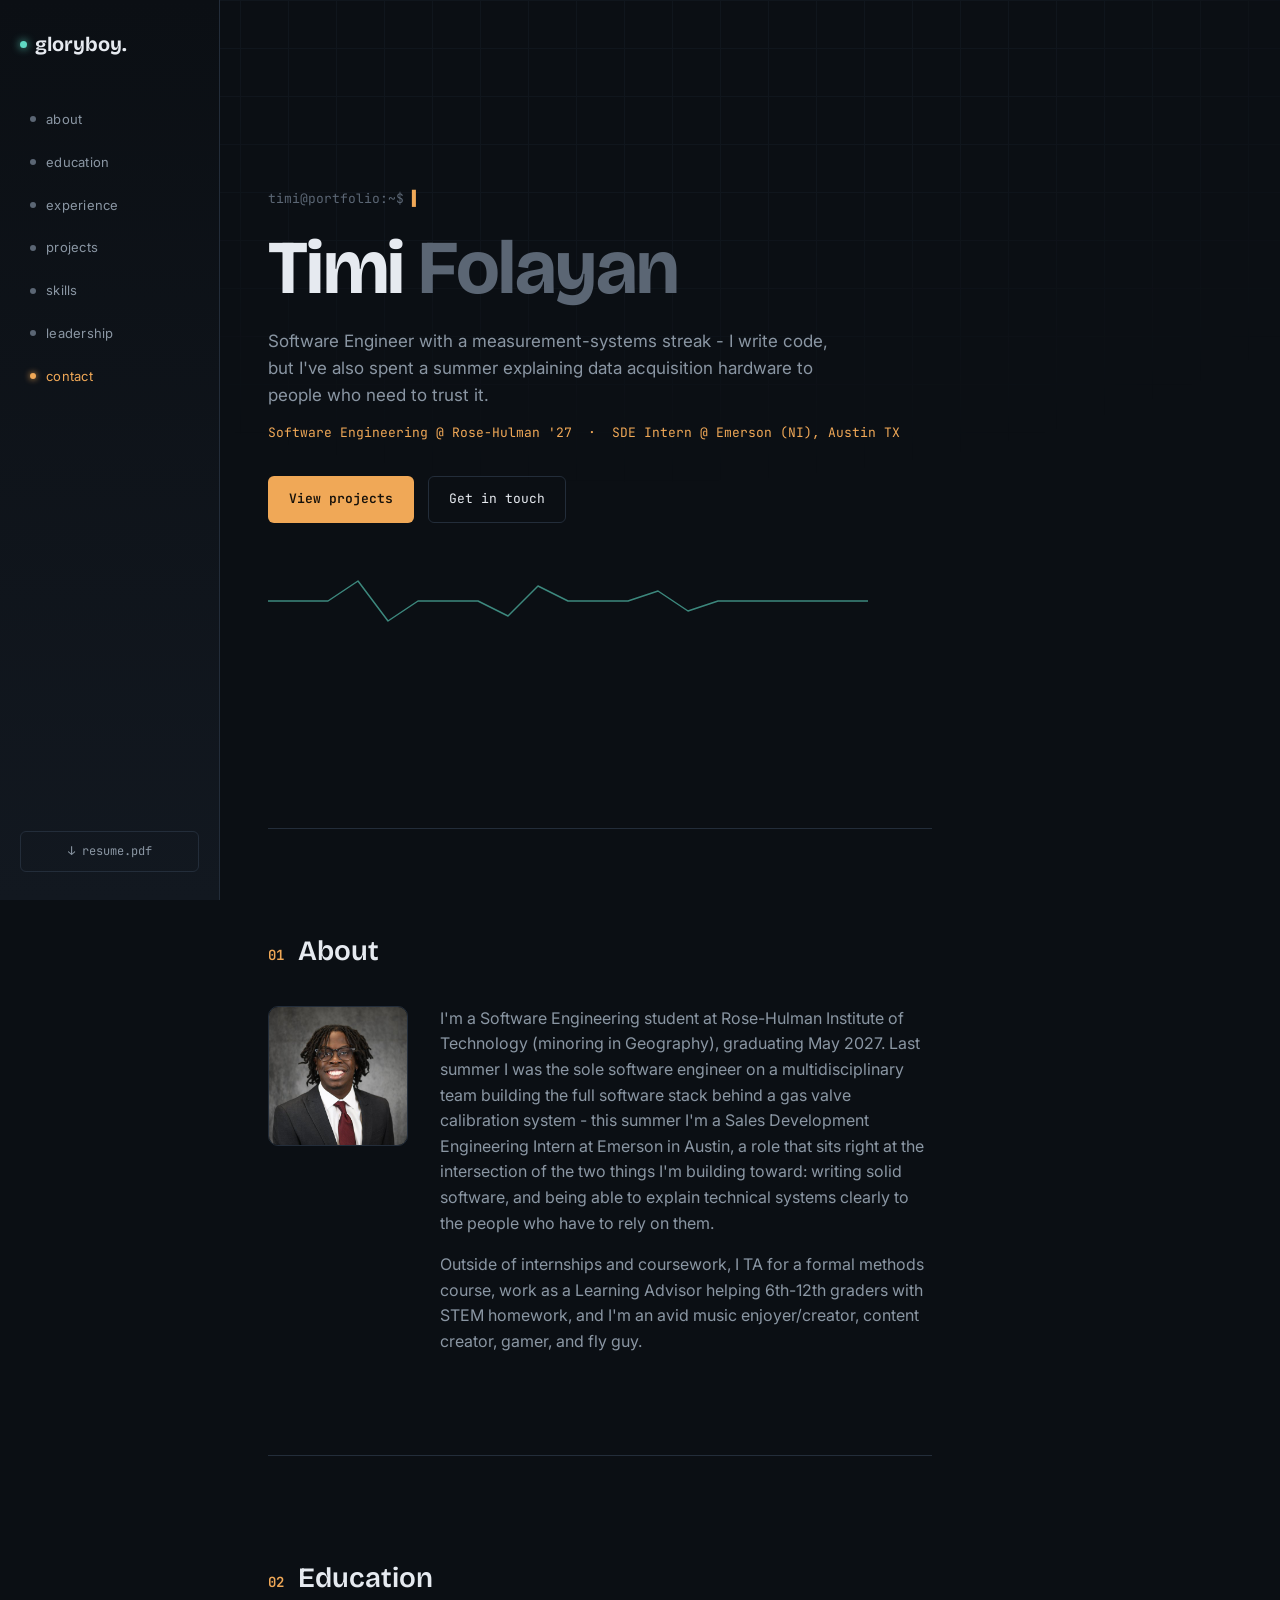
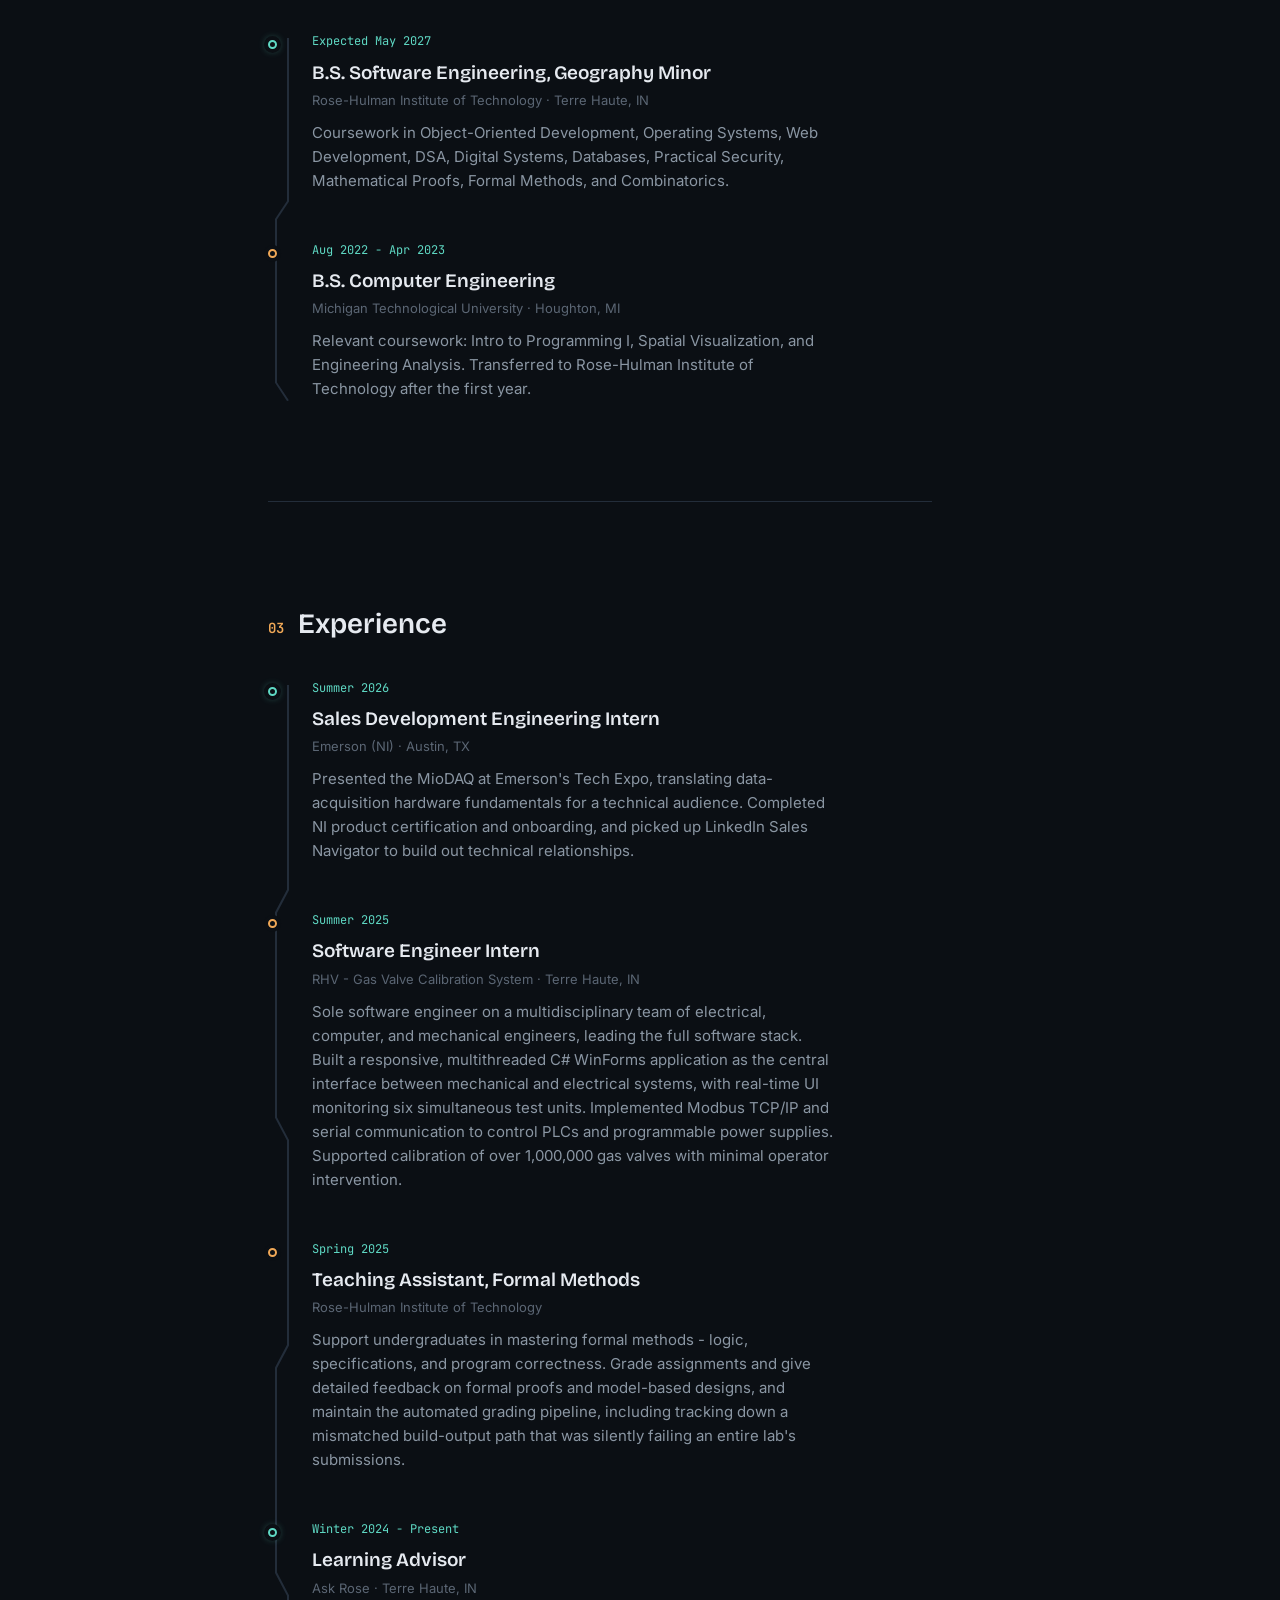
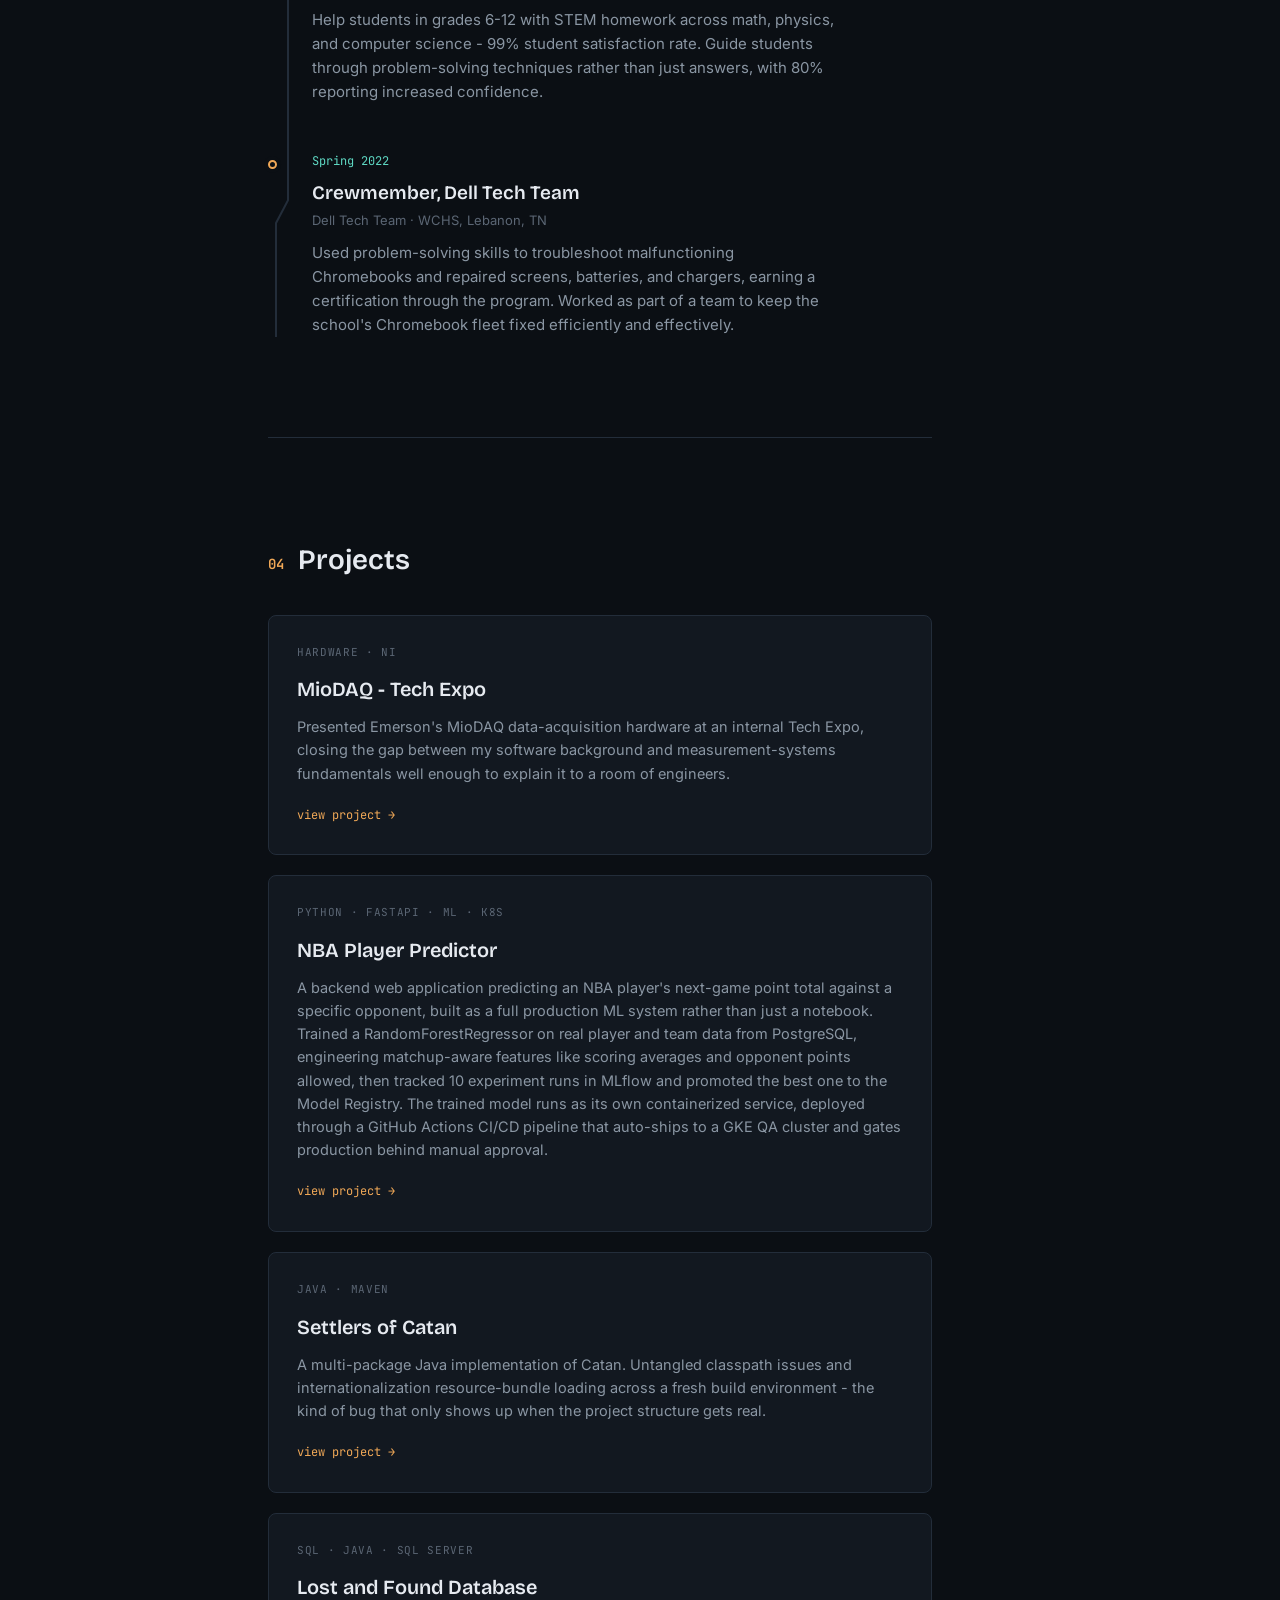
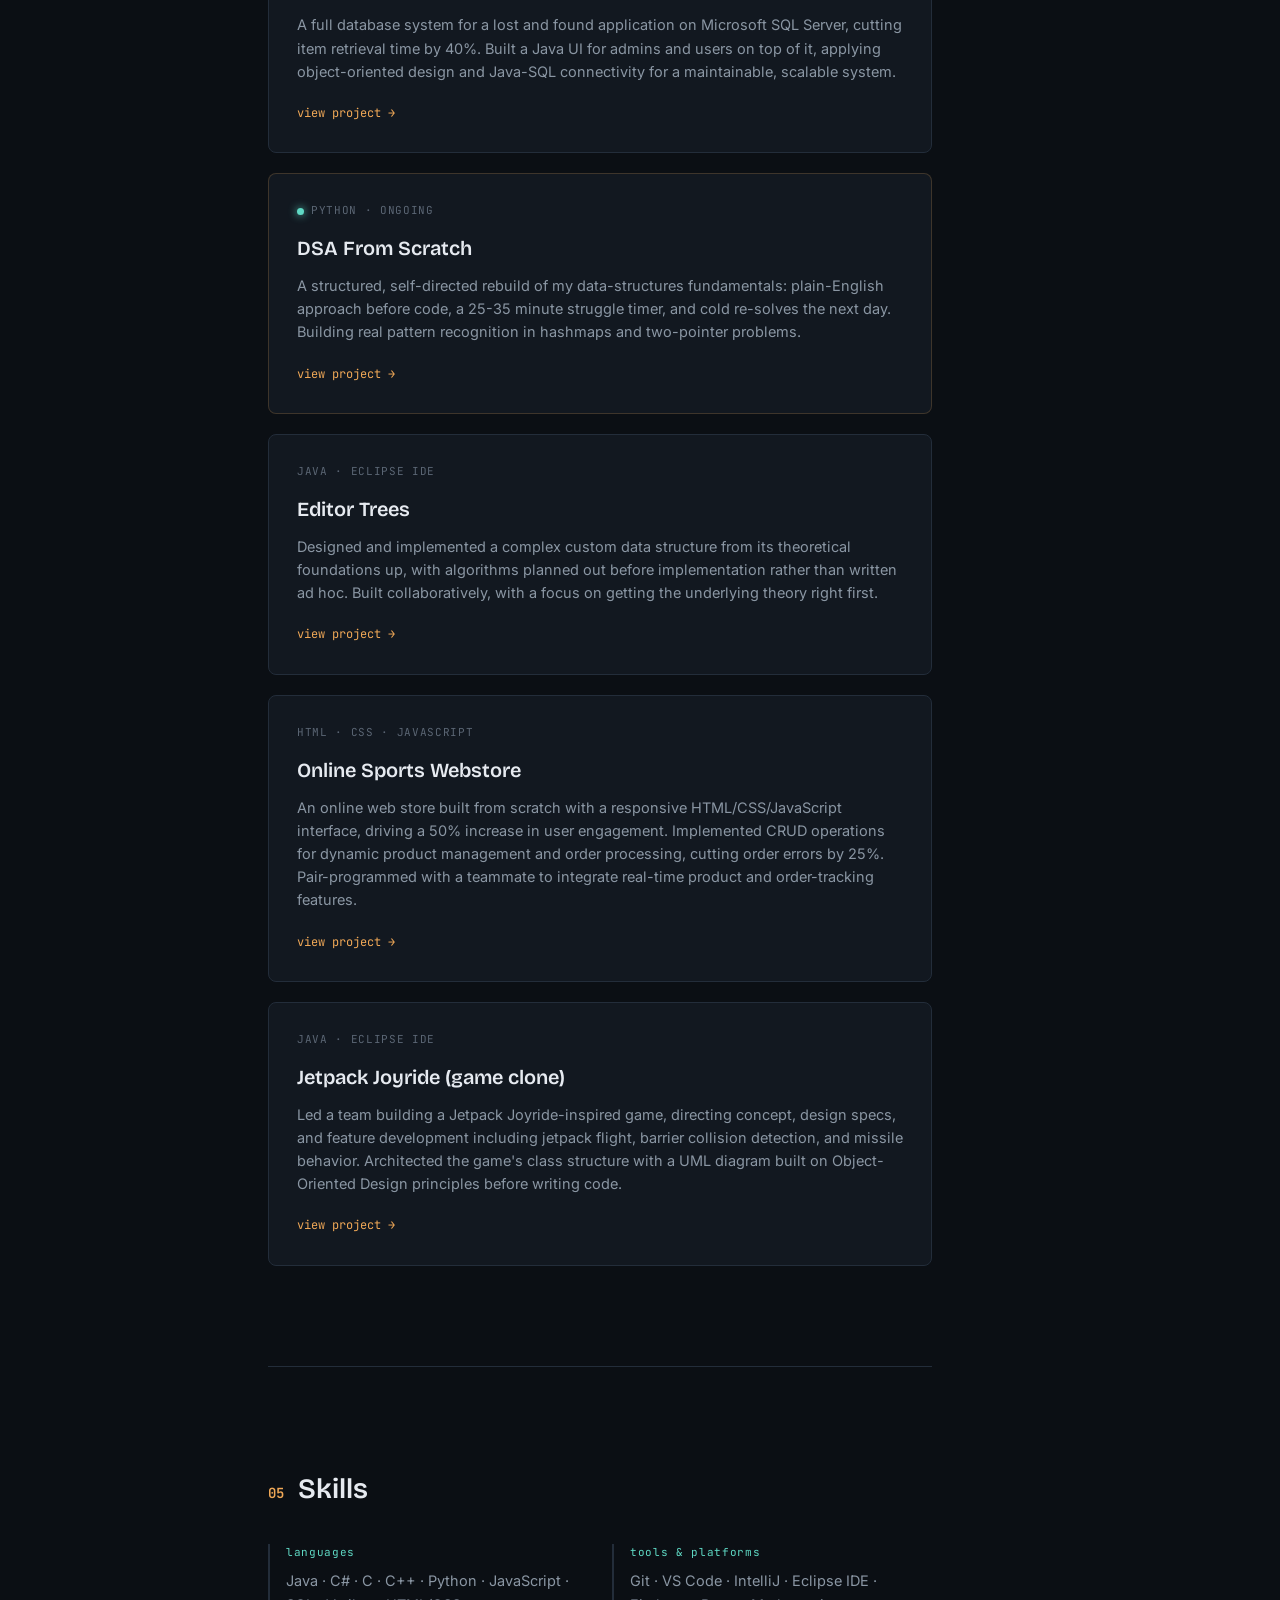
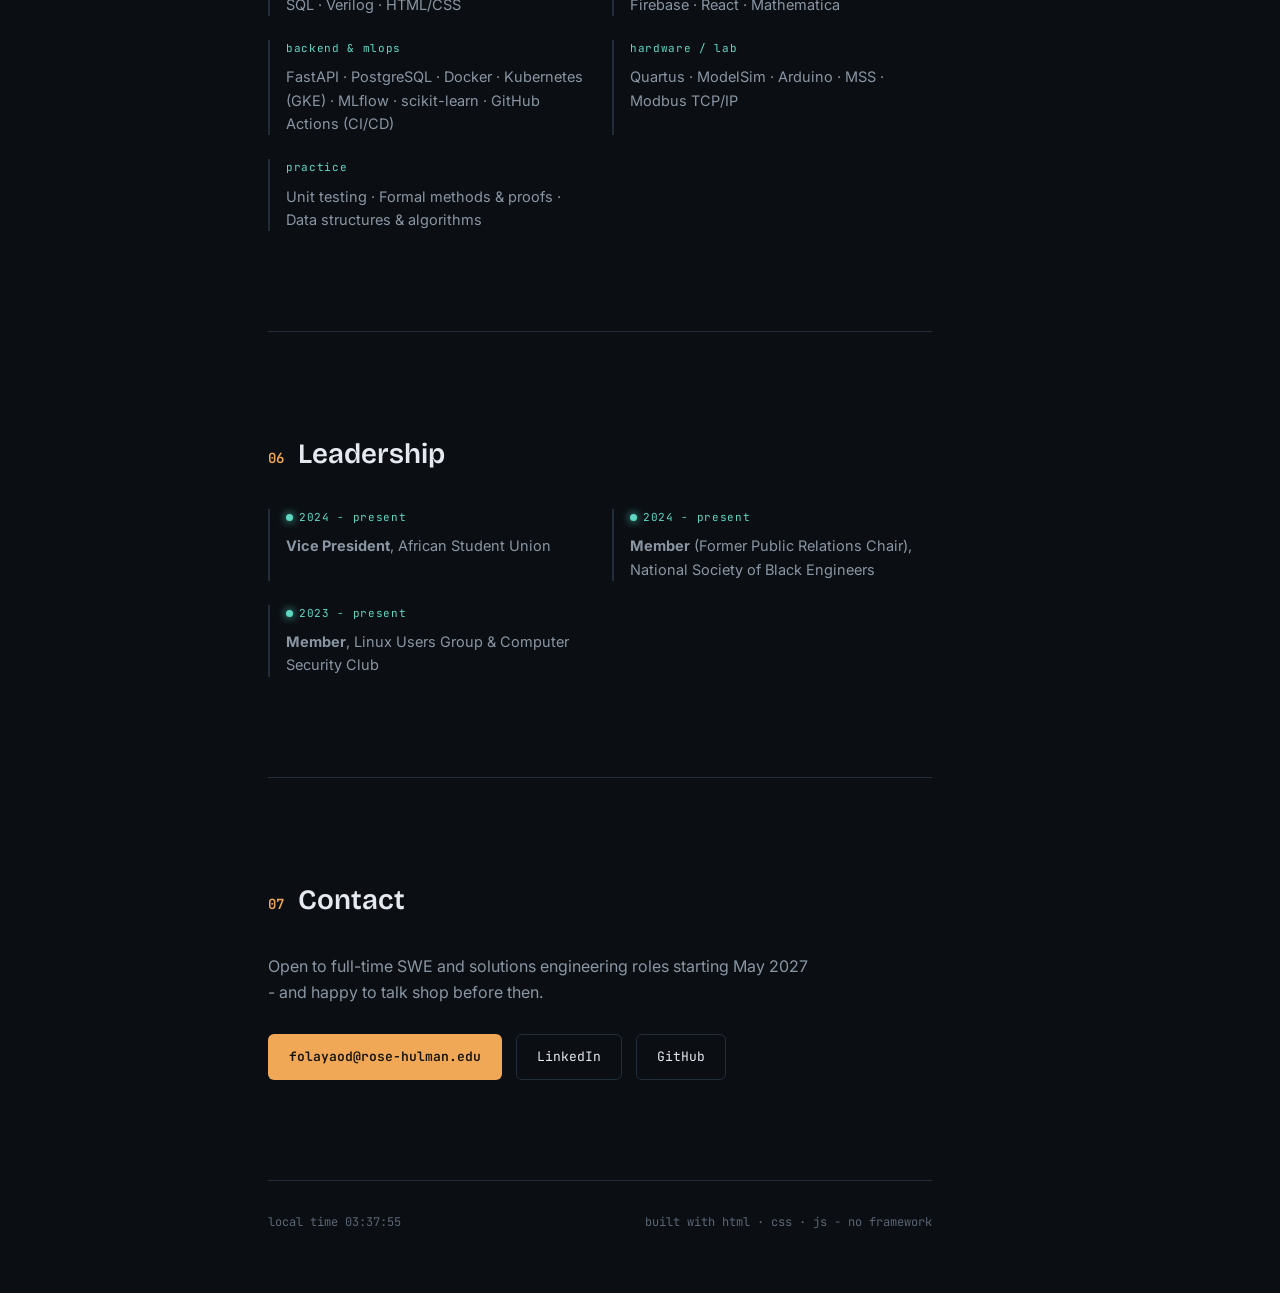
<file: index.html>
<!DOCTYPE html>
<html lang="en">
<head>
<meta charset="UTF-8">
<meta name="viewport" content="width=device-width, initial-scale=1.0">
<title>Timi Folayan - Software Engineer</title>
<meta name="description" content="Portfolio of Timi Folayan, a software engineer bridging hardware and code.">
<link rel="preconnect" href="https://fonts.googleapis.com">
<link rel="preconnect" href="https://fonts.gstatic.com" crossorigin>
<link href="https://fonts.googleapis.com/css2?family=JetBrains+Mono:wght@400;500;600&family=Bricolage+Grotesque:opsz,wght@12..96,400;12..96,500;12..96,600;12..96,700&family=Inter:wght@400;500;600&display=swap" rel="stylesheet">
<link rel="stylesheet" href="styles.css">
</head>
<body>

<!-- decorative circuit-grid background -->
<div class="grid-overlay" aria-hidden="true"></div>

<!-- side nav / instrument panel -->
<nav class="panel" aria-label="Section navigation">
  <div class="panel-brand"><span class="dot dot-live"></span>gloryboy.</div>
  <ul class="panel-list">
    <li><a href="#about" data-section="about"><span class="led"></span><span class="panel-label">about</span></a></li>
    <li><a href="#education" data-section="education"><span class="led"></span><span class="panel-label">education</span></a></li>
    <li><a href="#experience" data-section="experience"><span class="led"></span><span class="panel-label">experience</span></a></li>
    <li><a href="#projects" data-section="projects"><span class="led"></span><span class="panel-label">projects</span></a></li>
    <li><a href="#skills" data-section="skills"><span class="led"></span><span class="panel-label">skills</span></a></li>
    <li><a href="#leadership" data-section="leadership"><span class="led"></span><span class="panel-label">leadership</span></a></li>
    <li><a href="#contact" data-section="contact"><span class="led"></span><span class="panel-label">contact</span></a></li>
  </ul>
  <a class="panel-resume" href="Resume.pdf" target="_blank" rel="noopener" download>↓ resume.pdf</a>
</nav>

<main>

  <!-- HERO -->
  <section class="hero" id="top">
    <p class="mono eyebrow"><span class="prompt">timi@portfolio:~$</span> <span id="typed"></span><span class="cursor">▌</span></p>
    <h1 class="hero-title">Timi <span class="hero-lastname">Folayan</span></h1>
    <p class="hero-sub">Software Engineer with a measurement-systems streak - I write code, but I've also spent a summer explaining data acquisition hardware to people who need to trust it.</p>
    <p class="hero-role mono">Software Engineering @ Rose-Hulman '27 &nbsp;·&nbsp; SDE Intern @ Emerson (NI), Austin TX</p>
    <div class="hero-cta">
      <a href="#projects" class="btn btn-primary">View projects</a>
      <a href="#contact" class="btn btn-ghost">Get in touch</a>
    </div>
    <div class="scope-trace" aria-hidden="true">
      <svg viewBox="0 0 600 60" preserveAspectRatio="none">
        <polyline points="0,30 60,30 90,10 120,50 150,30 210,30 240,45 270,15 300,30 360,30 390,20 420,40 450,30 600,30" />
      </svg>
    </div>
  </section>

  <!-- ABOUT -->
  <section class="section" id="about">
    <h2 class="section-head"><span class="mono tag">01</span> About</h2>
    <div class="section-body about-body">
      <img class="about-photo" src="headshot.jpg" alt="Timi Folayan" width="140" height="140">
      <div class="about-text">
        <p>I'm a Software Engineering student at Rose-Hulman Institute of Technology (minoring in Geography), graduating May 2027. Last summer I was the sole software engineer on a multidisciplinary team building the full software stack behind a gas valve calibration system - this summer I'm a Sales Development Engineering Intern at Emerson in Austin, a role that sits right at the intersection of the two things I'm building toward: writing solid software, and being able to explain technical systems clearly to the people who have to rely on them.</p>
        <p>Outside of internships and coursework, I TA for a formal methods course, work as a Learning Advisor helping 6th-12th graders with STEM homework, and I'm an avid music enjoyer/creator, content creator, gamer, and fly guy.</p>
      </div>
    </div>
  </section>

  <!-- EDUCATION -->
  <section class="section" id="education">
    <h2 class="section-head"><span class="mono tag">02</span> Education</h2>
    <div class="timeline">
      <svg class="timeline-trace" viewBox="0 0 40 400" preserveAspectRatio="none" aria-hidden="true">
        <path d="M20,0 L20,180 L8,200 L8,380 L20,400" />
      </svg>

      <article class="tl-item">
        <div class="tl-node tl-node-live"></div>
        <div class="tl-card">
          <p class="mono tl-date">Expected May 2027</p>
          <h3>B.S. Software Engineering, Geography Minor</h3>
          <p class="tl-org">Rose-Hulman Institute of Technology · Terre Haute, IN</p>
          <p>Coursework in Object-Oriented Development, Operating Systems, Web Development, DSA, Digital Systems, Databases, Practical Security, Mathematical Proofs, Formal Methods, and Combinatorics.</p>
        </div>
      </article>

      <article class="tl-item">
        <div class="tl-node"></div>
        <div class="tl-card">
          <p class="mono tl-date">Aug 2022 - Apr 2023</p>
          <h3>B.S. Computer Engineering</h3>
          <p class="tl-org">Michigan Technological University · Houghton, MI</p>
          <p>Relevant coursework: Intro to Programming I, Spatial Visualization, and Engineering Analysis. Transferred to Rose-Hulman Institute of Technology after the first year.</p>
        </div>
      </article>
    </div>
  </section>

  <!-- EXPERIENCE -->
  <section class="section" id="experience">
    <h2 class="section-head"><span class="mono tag">03</span> Experience</h2>
    <div class="timeline">
      <svg class="timeline-trace" viewBox="0 0 40 1100" preserveAspectRatio="none" aria-hidden="true">
        <path d="M20,0 L20,180 L8,200 L8,380 L20,400 L20,580 L8,600 L8,780 L20,800 L20,980 L8,1000 L8,1100" />
      </svg>

      <article class="tl-item">
        <div class="tl-node tl-node-live"></div>
        <div class="tl-card">
          <p class="mono tl-date">Summer 2026</p>
          <h3>Sales Development Engineering Intern</h3>
          <p class="tl-org">Emerson (NI) · Austin, TX</p>
          <p>Presented the MioDAQ at Emerson's Tech Expo, translating data-acquisition hardware fundamentals for a technical audience. Completed NI product certification and onboarding, and picked up LinkedIn Sales Navigator to build out technical relationships.</p>
        </div>
      </article>

      <article class="tl-item">
        <div class="tl-node"></div>
        <div class="tl-card">
          <p class="mono tl-date">Summer 2025</p>
          <h3>Software Engineer Intern</h3>
          <p class="tl-org">RHV - Gas Valve Calibration System · Terre Haute, IN</p>
          <p>Sole software engineer on a multidisciplinary team of electrical, computer, and mechanical engineers, leading the full software stack. Built a responsive, multithreaded C# WinForms application as the central interface between mechanical and electrical systems, with real-time UI monitoring six simultaneous test units. Implemented Modbus TCP/IP and serial communication to control PLCs and programmable power supplies. Supported calibration of over 1,000,000 gas valves with minimal operator intervention.</p>
        </div>
      </article>

      <article class="tl-item">
        <div class="tl-node"></div>
        <div class="tl-card">
          <p class="mono tl-date">Spring 2025</p>
          <h3>Teaching Assistant, Formal Methods</h3>
          <p class="tl-org">Rose-Hulman Institute of Technology</p>
          <p>Support undergraduates in mastering formal methods - logic, specifications, and program correctness. Grade assignments and give detailed feedback on formal proofs and model-based designs, and maintain the automated grading pipeline, including tracking down a mismatched build-output path that was silently failing an entire lab's submissions.</p>
        </div>
      </article>

      <article class="tl-item">
        <div class="tl-node tl-node-live"></div>
        <div class="tl-card">
          <p class="mono tl-date">Winter 2024 - Present</p>
          <h3>Learning Advisor</h3>
          <p class="tl-org">Ask Rose · Terre Haute, IN</p>
          <p>Help students in grades 6-12 with STEM homework across math, physics, and computer science - 99% student satisfaction rate. Guide students through problem-solving techniques rather than just answers, with 80% reporting increased confidence.</p>
        </div>
      </article>

      <article class="tl-item">
        <div class="tl-node"></div>
        <div class="tl-card">
          <p class="mono tl-date">Spring 2022</p>
          <h3>Crewmember, Dell Tech Team</h3>
          <p class="tl-org">Dell Tech Team · WCHS, Lebanon, TN</p>
          <p>Used problem-solving skills to troubleshoot malfunctioning Chromebooks and repaired screens, batteries, and chargers, earning a certification through the program. Worked as part of a team to keep the school's Chromebook fleet fixed efficiently and effectively.</p>
        </div>
      </article>

    </div>
  </section>

  <!-- PROJECTS -->
  <section class="section" id="projects">
    <h2 class="section-head"><span class="mono tag">04</span> Projects</h2>
    <div class="card-grid">

      <article class="card">
        <div class="card-corner tl"></div><div class="card-corner tr"></div>
        <div class="card-corner bl"></div><div class="card-corner br"></div>
        <p class="mono card-eyebrow">HARDWARE · NI</p>
        <h3>MioDAQ - Tech Expo</h3>
        <p>Presented Emerson's MioDAQ data-acquisition hardware at an internal Tech Expo, closing the gap between my software background and measurement-systems fundamentals well enough to explain it to a room of engineers.</p>
        <div class="card-links">
          <a href="miodaq.html" class="mono">view project →</a>
        </div>
      </article>

      <article class="card">
        <div class="card-corner tl"></div><div class="card-corner tr"></div>
        <div class="card-corner bl"></div><div class="card-corner br"></div>
        <p class="mono card-eyebrow">PYTHON · FASTAPI · ML · K8S</p>
        <h3>NBA Player Predictor</h3>
        <p>A backend web application predicting an NBA player's next-game point total against a specific opponent, built as a full production ML system rather than just a notebook. Trained a RandomForestRegressor on real player and team data from PostgreSQL, engineering matchup-aware features like scoring averages and opponent points allowed, then tracked 10 experiment runs in MLflow and promoted the best one to the Model Registry. The trained model runs as its own containerized service, deployed through a GitHub Actions CI/CD pipeline that auto-ships to a GKE QA cluster and gates production behind manual approval.</p>
        <div class="card-links">
          <a href="nba-player-predictor.html" class="mono">view project →</a>
        </div>
      </article>

      <article class="card">
        <div class="card-corner tl"></div><div class="card-corner tr"></div>
        <div class="card-corner bl"></div><div class="card-corner br"></div>
        <p class="mono card-eyebrow">JAVA · MAVEN</p>
        <h3>Settlers of Catan</h3>
        <p>A multi-package Java implementation of Catan. Untangled classpath issues and internationalization resource-bundle loading across a fresh build environment - the kind of bug that only shows up when the project structure gets real.</p>
        <div class="card-links">
          <a href="settlers-of-catan.html" class="mono">view project →</a>
        </div>
      </article>

      <article class="card">
        <div class="card-corner tl"></div><div class="card-corner tr"></div>
        <div class="card-corner bl"></div><div class="card-corner br"></div>
        <p class="mono card-eyebrow">SQL · JAVA · SQL SERVER</p>
        <h3>Lost and Found Database</h3>
        <p>A full database system for a lost and found application on Microsoft SQL Server, cutting item retrieval time by 40%. Built a Java UI for admins and users on top of it, applying object-oriented design and Java-SQL connectivity for a maintainable, scalable system.</p>
        <div class="card-links">
          <a href="lost-and-found.html" class="mono">view project →</a>
        </div>
      </article>

      <article class="card card-live">
        <div class="card-corner tl"></div><div class="card-corner tr"></div>
        <div class="card-corner bl"></div><div class="card-corner br"></div>
        <p class="mono card-eyebrow"><span class="dot dot-live"></span>PYTHON · ONGOING</p>
        <h3>DSA From Scratch</h3>
        <p>A structured, self-directed rebuild of my data-structures fundamentals: plain-English approach before code, a 25-35 minute struggle timer, and cold re-solves the next day. Building real pattern recognition in hashmaps and two-pointer problems.</p>
        <div class="card-links">
          <a href="dsa-from-scratch.html" class="mono">view project →</a>
        </div>
      </article>

      <article class="card">
        <div class="card-corner tl"></div><div class="card-corner tr"></div>
        <div class="card-corner bl"></div><div class="card-corner br"></div>
        <p class="mono card-eyebrow">JAVA · ECLIPSE IDE</p>
        <h3>Editor Trees</h3>
        <p>Designed and implemented a complex custom data structure from its theoretical foundations up, with algorithms planned out before implementation rather than written ad hoc. Built collaboratively, with a focus on getting the underlying theory right first.</p>
        <div class="card-links">
          <a href="editor-trees.html" class="mono">view project →</a>
        </div>
      </article>

      <article class="card">
        <div class="card-corner tl"></div><div class="card-corner tr"></div>
        <div class="card-corner bl"></div><div class="card-corner br"></div>
        <p class="mono card-eyebrow">HTML · CSS · JAVASCRIPT</p>
        <h3>Online Sports Webstore</h3>
        <p>An online web store built from scratch with a responsive HTML/CSS/JavaScript interface, driving a 50% increase in user engagement. Implemented CRUD operations for dynamic product management and order processing, cutting order errors by 25%. Pair-programmed with a teammate to integrate real-time product and order-tracking features.</p>
        <div class="card-links">
          <a href="online-sports-webstore.html" class="mono">view project →</a>
        </div>
      </article>

      <article class="card">
        <div class="card-corner tl"></div><div class="card-corner tr"></div>
        <div class="card-corner bl"></div><div class="card-corner br"></div>
        <p class="mono card-eyebrow">JAVA · ECLIPSE IDE</p>
        <h3>Jetpack Joyride (game clone)</h3>
        <p>Led a team building a Jetpack Joyride-inspired game, directing concept, design specs, and feature development including jetpack flight, barrier collision detection, and missile behavior. Architected the game's class structure with a UML diagram built on Object-Oriented Design principles before writing code.</p>
        <div class="card-links">
          <a href="jetpack-joyride.html" class="mono">view project →</a>
        </div>
      </article>

    </div>
  </section>

  <!-- SKILLS -->
  <section class="section" id="skills">
    <h2 class="section-head"><span class="mono tag">05</span> Skills</h2>
    <div class="skills-grid">
      <div class="skill-group">
        <p class="mono skill-label">languages</p>
        <p>Java · C# · C · C++ · Python · JavaScript · SQL · Verilog · HTML/CSS</p>
      </div>
      <div class="skill-group">
        <p class="mono skill-label">tools & platforms</p>
        <p>Git · VS Code · IntelliJ · Eclipse IDE · Firebase · React · Mathematica</p>
      </div>
      <div class="skill-group">
        <p class="mono skill-label">backend & mlops</p>
        <p>FastAPI · PostgreSQL · Docker · Kubernetes (GKE) · MLflow · scikit-learn · GitHub Actions (CI/CD)</p>
      </div>
      <div class="skill-group">
        <p class="mono skill-label">hardware / lab</p>
        <p>Quartus · ModelSim · Arduino · MSS · Modbus TCP/IP</p>
      </div>
      <div class="skill-group">
        <p class="mono skill-label">practice</p>
        <p>Unit testing · Formal methods & proofs · Data structures & algorithms</p>
      </div>
    </div>
  </section>

  <!-- LEADERSHIP -->
  <section class="section" id="leadership">
    <h2 class="section-head"><span class="mono tag">06</span> Leadership</h2>
    <div class="skills-grid">
      <div class="skill-group">
        <p class="mono skill-label"><span class="dot dot-live dot-inline"></span>2024 - present</p>
        <p><strong>Vice President</strong>, African Student Union</p>
      </div>
      <div class="skill-group">
        <p class="mono skill-label"><span class="dot dot-live dot-inline"></span>2024 - present</p>
        <p><strong>Member</strong> (Former Public Relations Chair), National Society of Black Engineers</p>
      </div>
      <div class="skill-group">
        <p class="mono skill-label"><span class="dot dot-live dot-inline"></span>2023 - present</p>
        <p><strong>Member</strong>, Linux Users Group & Computer Security Club</p>
      </div>
    </div>
  </section>

  <!-- CONTACT -->
  <section class="section section-contact" id="contact">
    <h2 class="section-head"><span class="mono tag">07</span> Contact</h2>
    <p class="contact-lead">Open to full-time SWE and solutions engineering roles starting May 2027 - and happy to talk shop before then.</p>
    <div class="contact-links">
      <a href="mailto:folayaod@rose-hulman.edu" class="btn btn-primary">folayaod@rose-hulman.edu</a>
      <a href="https://linkedin.com/in/timifolayan" class="btn btn-ghost" target="_blank" rel="noopener">LinkedIn</a>
      <a href="https://github.com/rhit-folayaod" class="btn btn-ghost" target="_blank" rel="noopener">GitHub</a>
    </div>
  </section>

  <footer class="footer mono">
    <span id="clock"></span>
    <span>built with html · css · js - no framework</span>
  </footer>

</main>

<script src="script.js"></script>
</body>
</html>
</file>
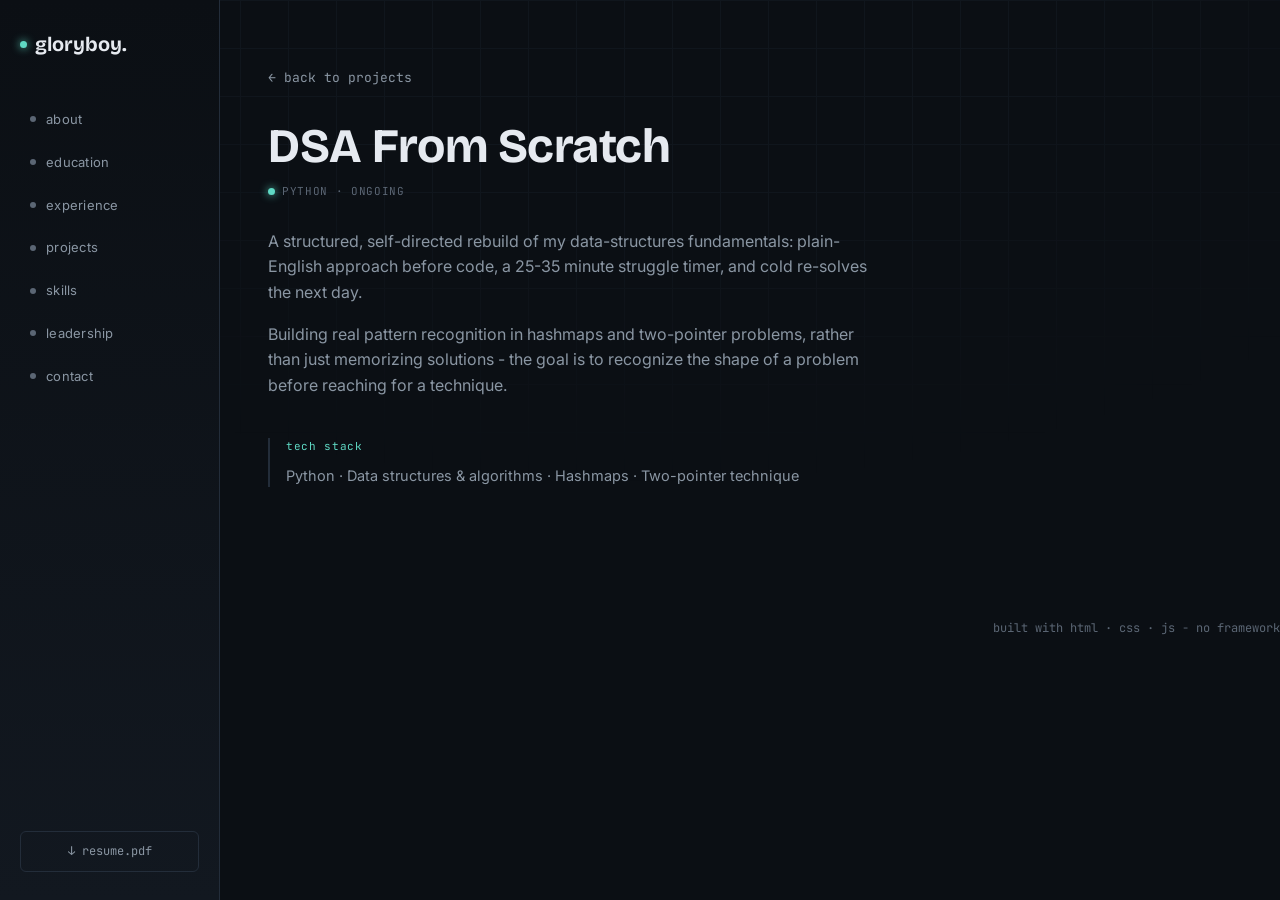
<file: dsa-from-scratch.html>
<!DOCTYPE html>
<html lang="en">
<head>
<meta charset="UTF-8">
<meta name="viewport" content="width=device-width, initial-scale=1.0">
<title>DSA From Scratch - Timi Folayan</title>
<meta name="description" content="DSA From Scratch - a project by Timi Folayan.">
<link rel="preconnect" href="https://fonts.googleapis.com">
<link rel="preconnect" href="https://fonts.gstatic.com" crossorigin>
<link href="https://fonts.googleapis.com/css2?family=JetBrains+Mono:wght@400;500;600&family=Bricolage+Grotesque:opsz,wght@12..96,400;12..96,500;12..96,600;12..96,700&family=Inter:wght@400;500;600&display=swap" rel="stylesheet">
<link rel="stylesheet" href="styles.css">
</head>
<body>

<!-- decorative circuit-grid background -->
<div class="grid-overlay" aria-hidden="true"></div>

<!-- side nav / instrument panel -->
<nav class="panel" aria-label="Section navigation">
  <a href="index.html" class="panel-brand"><span class="dot dot-live"></span>gloryboy.</a>
  <ul class="panel-list">
    <li><a href="index.html#about" data-section="about"><span class="led"></span><span class="panel-label">about</span></a></li>
    <li><a href="index.html#education" data-section="education"><span class="led"></span><span class="panel-label">education</span></a></li>
    <li><a href="index.html#experience" data-section="experience"><span class="led"></span><span class="panel-label">experience</span></a></li>
    <li><a href="index.html#projects" data-section="projects"><span class="led"></span><span class="panel-label">projects</span></a></li>
    <li><a href="index.html#skills" data-section="skills"><span class="led"></span><span class="panel-label">skills</span></a></li>
    <li><a href="index.html#leadership" data-section="leadership"><span class="led"></span><span class="panel-label">leadership</span></a></li>
    <li><a href="index.html#contact" data-section="contact"><span class="led"></span><span class="panel-label">contact</span></a></li>
  </ul>
  <a class="panel-resume" href="Resume.pdf" target="_blank" rel="noopener" download>↓ resume.pdf</a>
</nav>

<main>

  <section class="detail-section" id="top">
    <a href="index.html#projects" class="mono back-link">← back to projects</a>
    <h1 class="detail-title">DSA From Scratch</h1>
    <p class="mono card-eyebrow detail-eyebrow"><span class="dot dot-live"></span>PYTHON · ONGOING</p>
    <div class="about-text">
      <p>A structured, self-directed rebuild of my data-structures fundamentals: plain-English approach before code, a 25-35 minute struggle timer, and cold re-solves the next day.</p>
      <p>Building real pattern recognition in hashmaps and two-pointer problems, rather than just memorizing solutions - the goal is to recognize the shape of a problem before reaching for a technique.</p>
    </div>
    <div class="skills-grid detail-stack">
      <div class="skill-group">
        <p class="mono skill-label">tech stack</p>
        <p>Python · Data structures & algorithms · Hashmaps · Two-pointer technique</p>
      </div>
    </div>
  </section>

</main>

<footer class="footer mono">
  <span id="clock"></span>
  <span>built with html · css · js - no framework</span>
</footer>

<script src="script.js"></script>
</body>
</html>
</file>
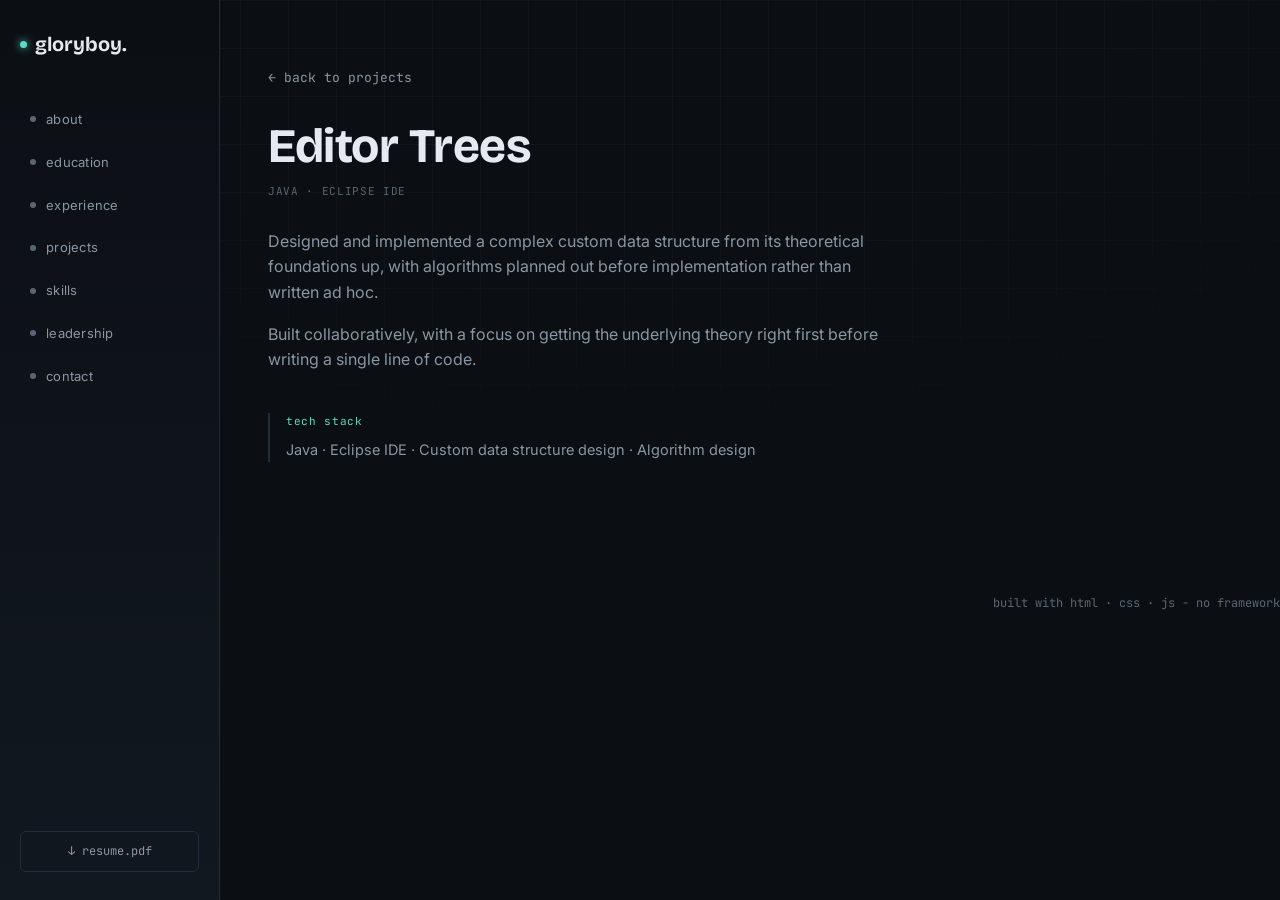
<file: editor-trees.html>
<!DOCTYPE html>
<html lang="en">
<head>
<meta charset="UTF-8">
<meta name="viewport" content="width=device-width, initial-scale=1.0">
<title>Editor Trees - Timi Folayan</title>
<meta name="description" content="Editor Trees - a project by Timi Folayan.">
<link rel="preconnect" href="https://fonts.googleapis.com">
<link rel="preconnect" href="https://fonts.gstatic.com" crossorigin>
<link href="https://fonts.googleapis.com/css2?family=JetBrains+Mono:wght@400;500;600&family=Bricolage+Grotesque:opsz,wght@12..96,400;12..96,500;12..96,600;12..96,700&family=Inter:wght@400;500;600&display=swap" rel="stylesheet">
<link rel="stylesheet" href="styles.css">
</head>
<body>

<!-- decorative circuit-grid background -->
<div class="grid-overlay" aria-hidden="true"></div>

<!-- side nav / instrument panel -->
<nav class="panel" aria-label="Section navigation">
  <a href="index.html" class="panel-brand"><span class="dot dot-live"></span>gloryboy.</a>
  <ul class="panel-list">
    <li><a href="index.html#about" data-section="about"><span class="led"></span><span class="panel-label">about</span></a></li>
    <li><a href="index.html#education" data-section="education"><span class="led"></span><span class="panel-label">education</span></a></li>
    <li><a href="index.html#experience" data-section="experience"><span class="led"></span><span class="panel-label">experience</span></a></li>
    <li><a href="index.html#projects" data-section="projects"><span class="led"></span><span class="panel-label">projects</span></a></li>
    <li><a href="index.html#skills" data-section="skills"><span class="led"></span><span class="panel-label">skills</span></a></li>
    <li><a href="index.html#leadership" data-section="leadership"><span class="led"></span><span class="panel-label">leadership</span></a></li>
    <li><a href="index.html#contact" data-section="contact"><span class="led"></span><span class="panel-label">contact</span></a></li>
  </ul>
  <a class="panel-resume" href="Resume.pdf" target="_blank" rel="noopener" download>↓ resume.pdf</a>
</nav>

<main>

  <section class="detail-section" id="top">
    <a href="index.html#projects" class="mono back-link">← back to projects</a>
    <h1 class="detail-title">Editor Trees</h1>
    <p class="mono card-eyebrow detail-eyebrow">JAVA · ECLIPSE IDE</p>
    <div class="about-text">
      <p>Designed and implemented a complex custom data structure from its theoretical foundations up, with algorithms planned out before implementation rather than written ad hoc.</p>
      <p>Built collaboratively, with a focus on getting the underlying theory right first before writing a single line of code.</p>
    </div>
    <div class="skills-grid detail-stack">
      <div class="skill-group">
        <p class="mono skill-label">tech stack</p>
        <p>Java · Eclipse IDE · Custom data structure design · Algorithm design</p>
      </div>
    </div>
  </section>

</main>

<footer class="footer mono">
  <span id="clock"></span>
  <span>built with html · css · js - no framework</span>
</footer>

<script src="script.js"></script>
</body>
</html>
</file>
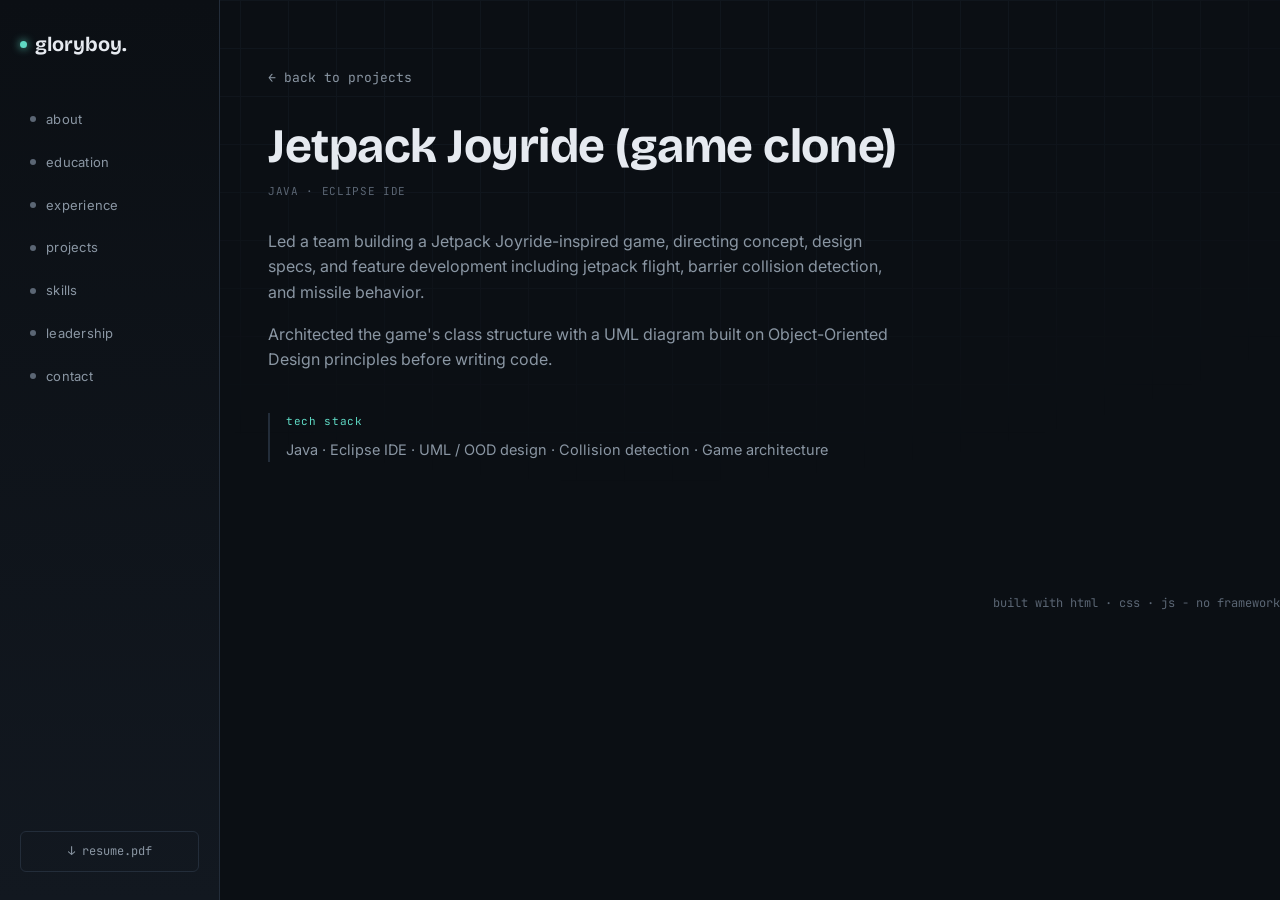
<file: jetpack-joyride.html>
<!DOCTYPE html>
<html lang="en">
<head>
<meta charset="UTF-8">
<meta name="viewport" content="width=device-width, initial-scale=1.0">
<title>Jetpack Joyride (game clone) - Timi Folayan</title>
<meta name="description" content="Jetpack Joyride (game clone) - a project by Timi Folayan.">
<link rel="preconnect" href="https://fonts.googleapis.com">
<link rel="preconnect" href="https://fonts.gstatic.com" crossorigin>
<link href="https://fonts.googleapis.com/css2?family=JetBrains+Mono:wght@400;500;600&family=Bricolage+Grotesque:opsz,wght@12..96,400;12..96,500;12..96,600;12..96,700&family=Inter:wght@400;500;600&display=swap" rel="stylesheet">
<link rel="stylesheet" href="styles.css">
</head>
<body>

<!-- decorative circuit-grid background -->
<div class="grid-overlay" aria-hidden="true"></div>

<!-- side nav / instrument panel -->
<nav class="panel" aria-label="Section navigation">
  <a href="index.html" class="panel-brand"><span class="dot dot-live"></span>gloryboy.</a>
  <ul class="panel-list">
    <li><a href="index.html#about" data-section="about"><span class="led"></span><span class="panel-label">about</span></a></li>
    <li><a href="index.html#education" data-section="education"><span class="led"></span><span class="panel-label">education</span></a></li>
    <li><a href="index.html#experience" data-section="experience"><span class="led"></span><span class="panel-label">experience</span></a></li>
    <li><a href="index.html#projects" data-section="projects"><span class="led"></span><span class="panel-label">projects</span></a></li>
    <li><a href="index.html#skills" data-section="skills"><span class="led"></span><span class="panel-label">skills</span></a></li>
    <li><a href="index.html#leadership" data-section="leadership"><span class="led"></span><span class="panel-label">leadership</span></a></li>
    <li><a href="index.html#contact" data-section="contact"><span class="led"></span><span class="panel-label">contact</span></a></li>
  </ul>
  <a class="panel-resume" href="Resume.pdf" target="_blank" rel="noopener" download>↓ resume.pdf</a>
</nav>

<main>

  <section class="detail-section" id="top">
    <a href="index.html#projects" class="mono back-link">← back to projects</a>
    <h1 class="detail-title">Jetpack Joyride (game clone)</h1>
    <p class="mono card-eyebrow detail-eyebrow">JAVA · ECLIPSE IDE</p>
    <div class="about-text">
      <p>Led a team building a Jetpack Joyride-inspired game, directing concept, design specs, and feature development including jetpack flight, barrier collision detection, and missile behavior.</p>
      <p>Architected the game's class structure with a UML diagram built on Object-Oriented Design principles before writing code.</p>
    </div>
    <div class="skills-grid detail-stack">
      <div class="skill-group">
        <p class="mono skill-label">tech stack</p>
        <p>Java · Eclipse IDE · UML / OOD design · Collision detection · Game architecture</p>
      </div>
    </div>
  </section>

</main>

<footer class="footer mono">
  <span id="clock"></span>
  <span>built with html · css · js - no framework</span>
</footer>

<script src="script.js"></script>
</body>
</html>
</file>
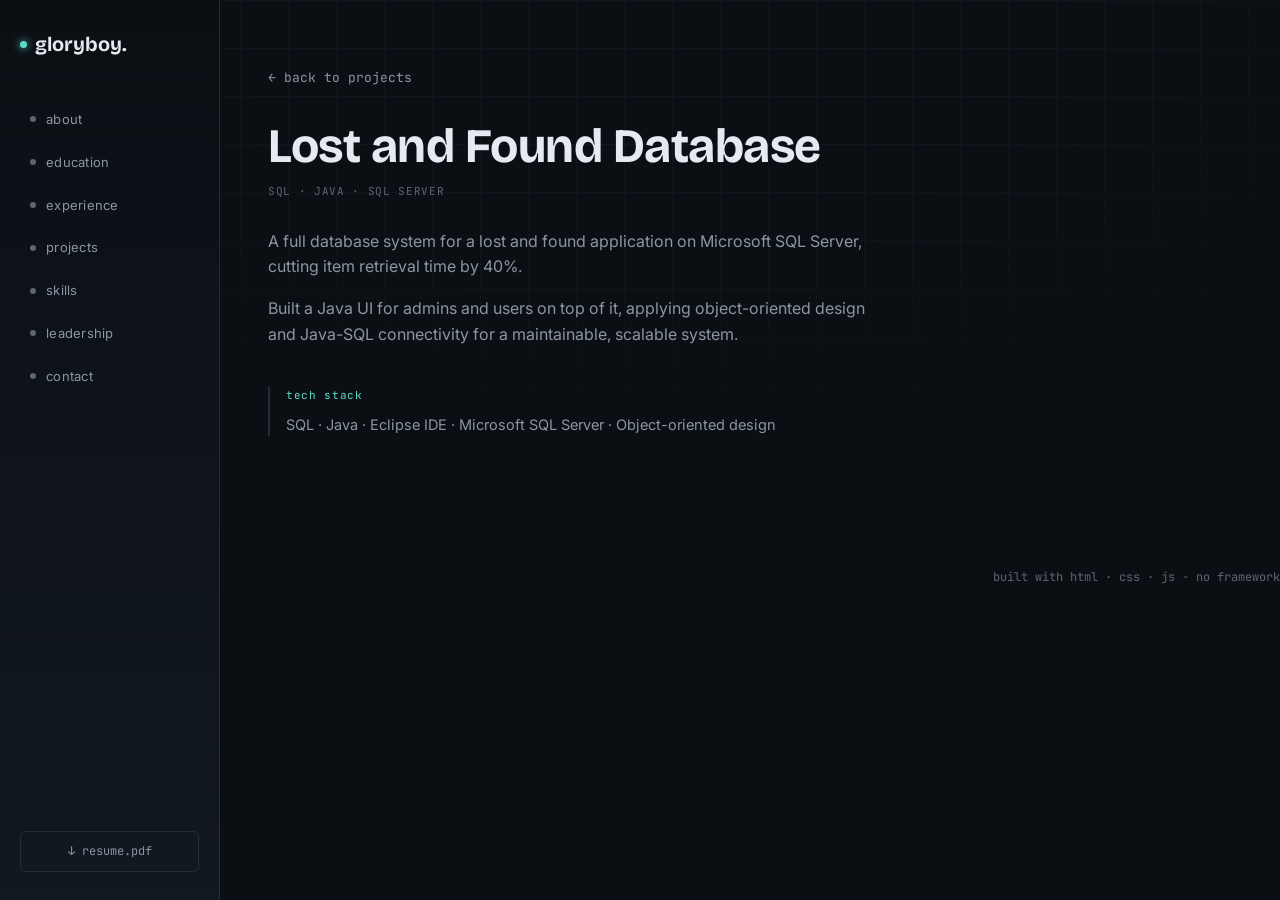
<file: lost-and-found.html>
<!DOCTYPE html>
<html lang="en">
<head>
<meta charset="UTF-8">
<meta name="viewport" content="width=device-width, initial-scale=1.0">
<title>Lost and Found Database - Timi Folayan</title>
<meta name="description" content="Lost and Found Database - a project by Timi Folayan.">
<link rel="preconnect" href="https://fonts.googleapis.com">
<link rel="preconnect" href="https://fonts.gstatic.com" crossorigin>
<link href="https://fonts.googleapis.com/css2?family=JetBrains+Mono:wght@400;500;600&family=Bricolage+Grotesque:opsz,wght@12..96,400;12..96,500;12..96,600;12..96,700&family=Inter:wght@400;500;600&display=swap" rel="stylesheet">
<link rel="stylesheet" href="styles.css">
</head>
<body>

<!-- decorative circuit-grid background -->
<div class="grid-overlay" aria-hidden="true"></div>

<!-- side nav / instrument panel -->
<nav class="panel" aria-label="Section navigation">
  <a href="index.html" class="panel-brand"><span class="dot dot-live"></span>gloryboy.</a>
  <ul class="panel-list">
    <li><a href="index.html#about" data-section="about"><span class="led"></span><span class="panel-label">about</span></a></li>
    <li><a href="index.html#education" data-section="education"><span class="led"></span><span class="panel-label">education</span></a></li>
    <li><a href="index.html#experience" data-section="experience"><span class="led"></span><span class="panel-label">experience</span></a></li>
    <li><a href="index.html#projects" data-section="projects"><span class="led"></span><span class="panel-label">projects</span></a></li>
    <li><a href="index.html#skills" data-section="skills"><span class="led"></span><span class="panel-label">skills</span></a></li>
    <li><a href="index.html#leadership" data-section="leadership"><span class="led"></span><span class="panel-label">leadership</span></a></li>
    <li><a href="index.html#contact" data-section="contact"><span class="led"></span><span class="panel-label">contact</span></a></li>
  </ul>
  <a class="panel-resume" href="Resume.pdf" target="_blank" rel="noopener" download>↓ resume.pdf</a>
</nav>

<main>

  <section class="detail-section" id="top">
    <a href="index.html#projects" class="mono back-link">← back to projects</a>
    <h1 class="detail-title">Lost and Found Database</h1>
    <p class="mono card-eyebrow detail-eyebrow">SQL · JAVA · SQL SERVER</p>
    <div class="about-text">
      <p>A full database system for a lost and found application on Microsoft SQL Server, cutting item retrieval time by 40%.</p>
      <p>Built a Java UI for admins and users on top of it, applying object-oriented design and Java-SQL connectivity for a maintainable, scalable system.</p>
    </div>
    <div class="skills-grid detail-stack">
      <div class="skill-group">
        <p class="mono skill-label">tech stack</p>
        <p>SQL · Java · Eclipse IDE · Microsoft SQL Server · Object-oriented design</p>
      </div>
    </div>
  </section>

</main>

<footer class="footer mono">
  <span id="clock"></span>
  <span>built with html · css · js - no framework</span>
</footer>

<script src="script.js"></script>
</body>
</html>
</file>
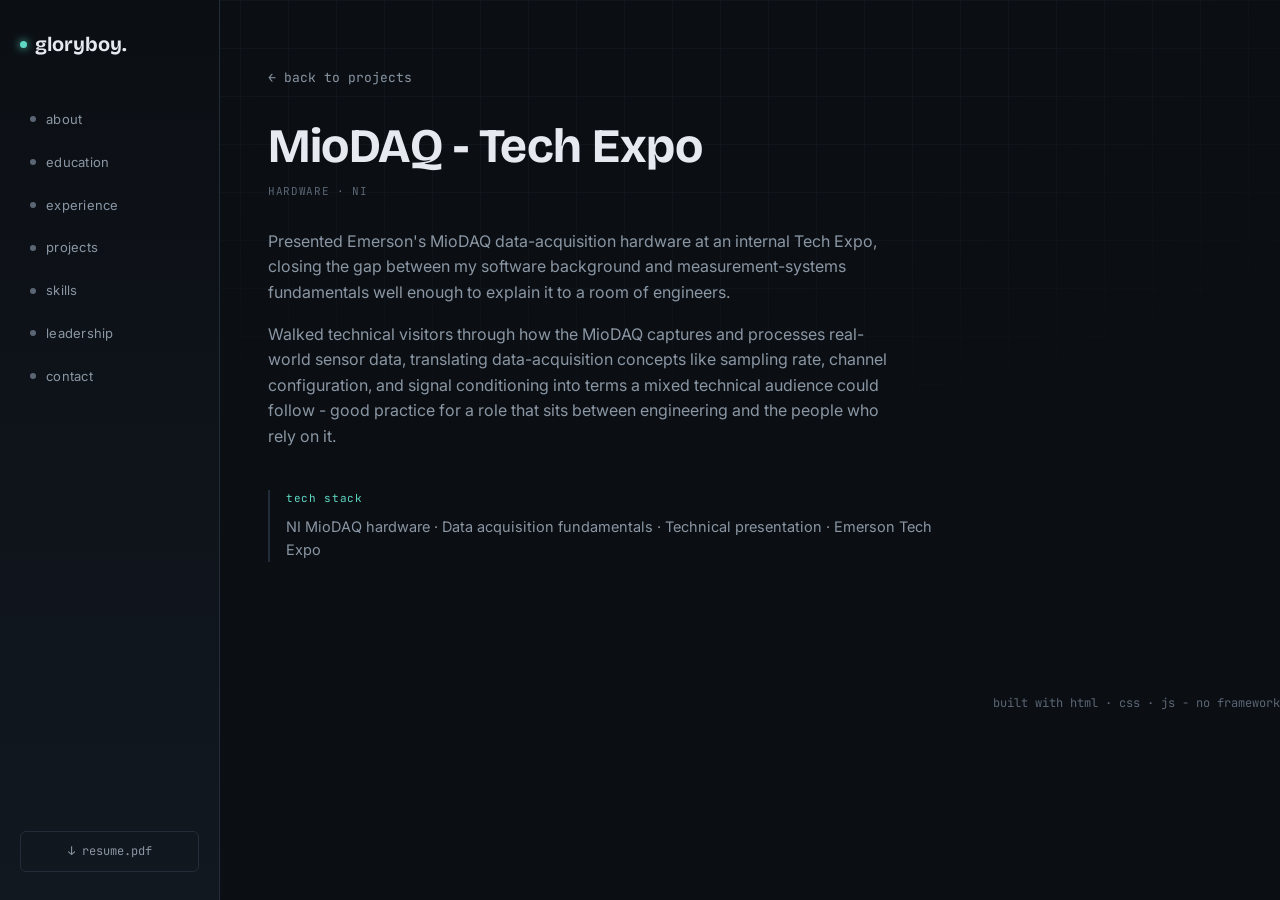
<file: miodaq.html>
<!DOCTYPE html>
<html lang="en">
<head>
<meta charset="UTF-8">
<meta name="viewport" content="width=device-width, initial-scale=1.0">
<title>MioDAQ - Tech Expo - Timi Folayan</title>
<meta name="description" content="MioDAQ - Tech Expo - a project by Timi Folayan.">
<link rel="preconnect" href="https://fonts.googleapis.com">
<link rel="preconnect" href="https://fonts.gstatic.com" crossorigin>
<link href="https://fonts.googleapis.com/css2?family=JetBrains+Mono:wght@400;500;600&family=Bricolage+Grotesque:opsz,wght@12..96,400;12..96,500;12..96,600;12..96,700&family=Inter:wght@400;500;600&display=swap" rel="stylesheet">
<link rel="stylesheet" href="styles.css">
</head>
<body>

<!-- decorative circuit-grid background -->
<div class="grid-overlay" aria-hidden="true"></div>

<!-- side nav / instrument panel -->
<nav class="panel" aria-label="Section navigation">
  <a href="index.html" class="panel-brand"><span class="dot dot-live"></span>gloryboy.</a>
  <ul class="panel-list">
    <li><a href="index.html#about" data-section="about"><span class="led"></span><span class="panel-label">about</span></a></li>
    <li><a href="index.html#education" data-section="education"><span class="led"></span><span class="panel-label">education</span></a></li>
    <li><a href="index.html#experience" data-section="experience"><span class="led"></span><span class="panel-label">experience</span></a></li>
    <li><a href="index.html#projects" data-section="projects"><span class="led"></span><span class="panel-label">projects</span></a></li>
    <li><a href="index.html#skills" data-section="skills"><span class="led"></span><span class="panel-label">skills</span></a></li>
    <li><a href="index.html#leadership" data-section="leadership"><span class="led"></span><span class="panel-label">leadership</span></a></li>
    <li><a href="index.html#contact" data-section="contact"><span class="led"></span><span class="panel-label">contact</span></a></li>
  </ul>
  <a class="panel-resume" href="Resume.pdf" target="_blank" rel="noopener" download>↓ resume.pdf</a>
</nav>

<main>

  <section class="detail-section" id="top">
    <a href="index.html#projects" class="mono back-link">← back to projects</a>
    <h1 class="detail-title">MioDAQ - Tech Expo</h1>
    <p class="mono card-eyebrow detail-eyebrow">HARDWARE · NI</p>
    <div class="about-text">
      <p>Presented Emerson's MioDAQ data-acquisition hardware at an internal Tech Expo, closing the gap between my software background and measurement-systems fundamentals well enough to explain it to a room of engineers.</p>
      <p>Walked technical visitors through how the MioDAQ captures and processes real-world sensor data, translating data-acquisition concepts like sampling rate, channel configuration, and signal conditioning into terms a mixed technical audience could follow - good practice for a role that sits between engineering and the people who rely on it.</p>
    </div>
    <div class="skills-grid detail-stack">
      <div class="skill-group">
        <p class="mono skill-label">tech stack</p>
        <p>NI MioDAQ hardware · Data acquisition fundamentals · Technical presentation · Emerson Tech Expo</p>
      </div>
    </div>
  </section>

</main>

<footer class="footer mono">
  <span id="clock"></span>
  <span>built with html · css · js - no framework</span>
</footer>

<script src="script.js"></script>
</body>
</html>
</file>
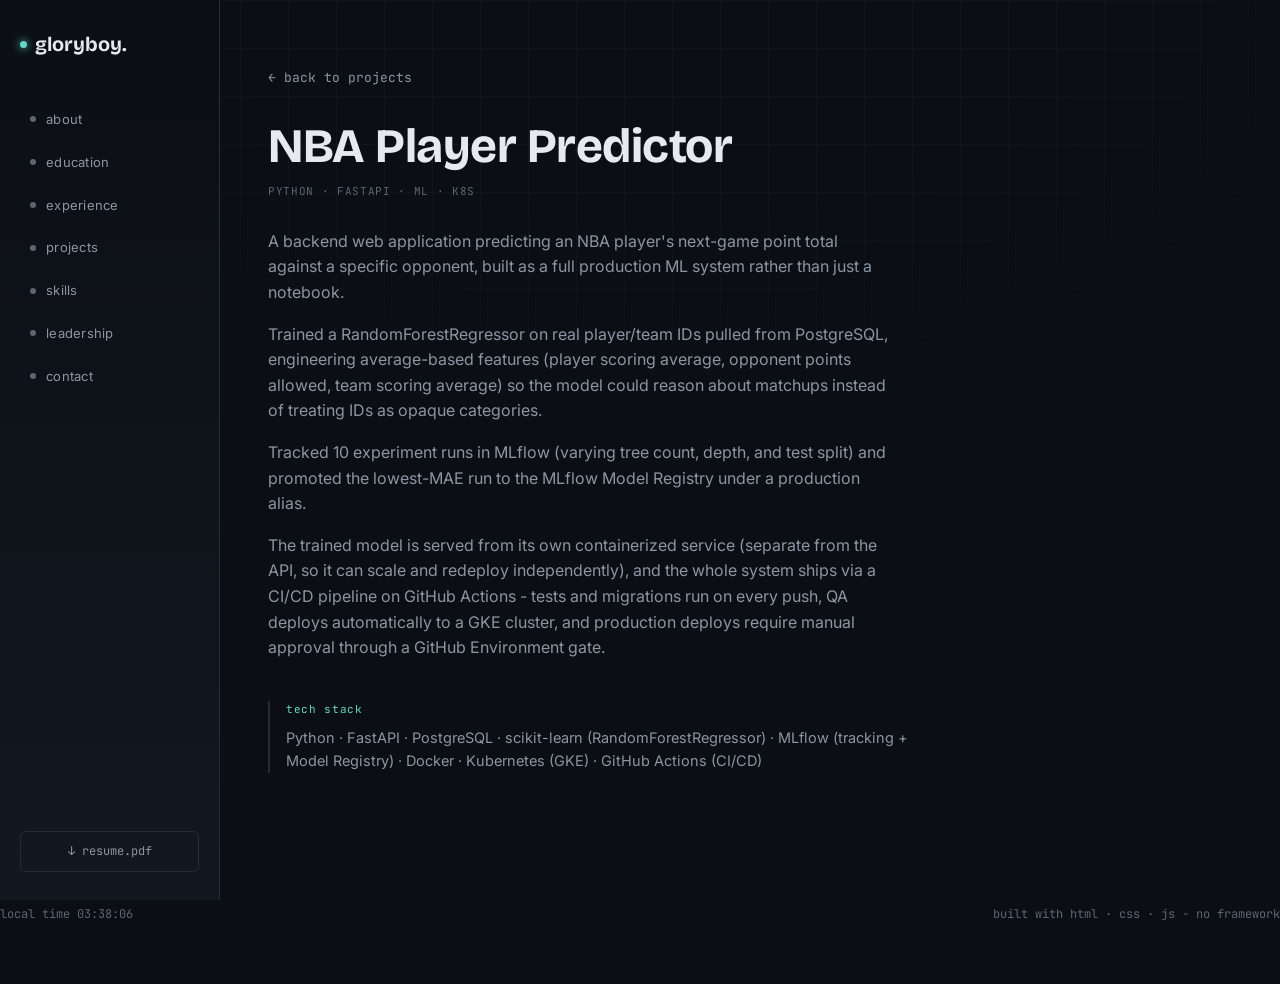
<file: nba-player-predictor.html>
<!DOCTYPE html>
<html lang="en">
<head>
<meta charset="UTF-8">
<meta name="viewport" content="width=device-width, initial-scale=1.0">
<title>NBA Player Predictor - Timi Folayan</title>
<meta name="description" content="NBA Player Predictor - a project by Timi Folayan.">
<link rel="preconnect" href="https://fonts.googleapis.com">
<link rel="preconnect" href="https://fonts.gstatic.com" crossorigin>
<link href="https://fonts.googleapis.com/css2?family=JetBrains+Mono:wght@400;500;600&family=Bricolage+Grotesque:opsz,wght@12..96,400;12..96,500;12..96,600;12..96,700&family=Inter:wght@400;500;600&display=swap" rel="stylesheet">
<link rel="stylesheet" href="styles.css">
</head>
<body>

<!-- decorative circuit-grid background -->
<div class="grid-overlay" aria-hidden="true"></div>

<!-- side nav / instrument panel -->
<nav class="panel" aria-label="Section navigation">
  <a href="index.html" class="panel-brand"><span class="dot dot-live"></span>gloryboy.</a>
  <ul class="panel-list">
    <li><a href="index.html#about" data-section="about"><span class="led"></span><span class="panel-label">about</span></a></li>
    <li><a href="index.html#education" data-section="education"><span class="led"></span><span class="panel-label">education</span></a></li>
    <li><a href="index.html#experience" data-section="experience"><span class="led"></span><span class="panel-label">experience</span></a></li>
    <li><a href="index.html#projects" data-section="projects"><span class="led"></span><span class="panel-label">projects</span></a></li>
    <li><a href="index.html#skills" data-section="skills"><span class="led"></span><span class="panel-label">skills</span></a></li>
    <li><a href="index.html#leadership" data-section="leadership"><span class="led"></span><span class="panel-label">leadership</span></a></li>
    <li><a href="index.html#contact" data-section="contact"><span class="led"></span><span class="panel-label">contact</span></a></li>
  </ul>
  <a class="panel-resume" href="Resume.pdf" target="_blank" rel="noopener" download>↓ resume.pdf</a>
</nav>

<main>

  <section class="detail-section" id="top">
    <a href="index.html#projects" class="mono back-link">← back to projects</a>
    <h1 class="detail-title">NBA Player Predictor</h1>
    <p class="mono card-eyebrow detail-eyebrow">PYTHON · FASTAPI · ML · K8S</p>
    <div class="about-text">
      <p>A backend web application predicting an NBA player's next-game point total against a specific opponent, built as a full production ML system rather than just a notebook.</p>
      <p>Trained a RandomForestRegressor on real player/team IDs pulled from PostgreSQL, engineering average-based features (player scoring average, opponent points allowed, team scoring average) so the model could reason about matchups instead of treating IDs as opaque categories.</p>
      <p>Tracked 10 experiment runs in MLflow (varying tree count, depth, and test split) and promoted the lowest-MAE run to the MLflow Model Registry under a production alias.</p>
      <p>The trained model is served from its own containerized service (separate from the API, so it can scale and redeploy independently), and the whole system ships via a CI/CD pipeline on GitHub Actions - tests and migrations run on every push, QA deploys automatically to a GKE cluster, and production deploys require manual approval through a GitHub Environment gate.</p>
    </div>
    <div class="skills-grid detail-stack">
      <div class="skill-group">
        <p class="mono skill-label">tech stack</p>
        <p>Python · FastAPI · PostgreSQL · scikit-learn (RandomForestRegressor) · MLflow (tracking + Model Registry) · Docker · Kubernetes (GKE) · GitHub Actions (CI/CD)</p>
      </div>
    </div>
  </section>

</main>

<footer class="footer mono">
  <span id="clock"></span>
  <span>built with html · css · js - no framework</span>
</footer>

<script src="script.js"></script>
</body>
</html>
</file>
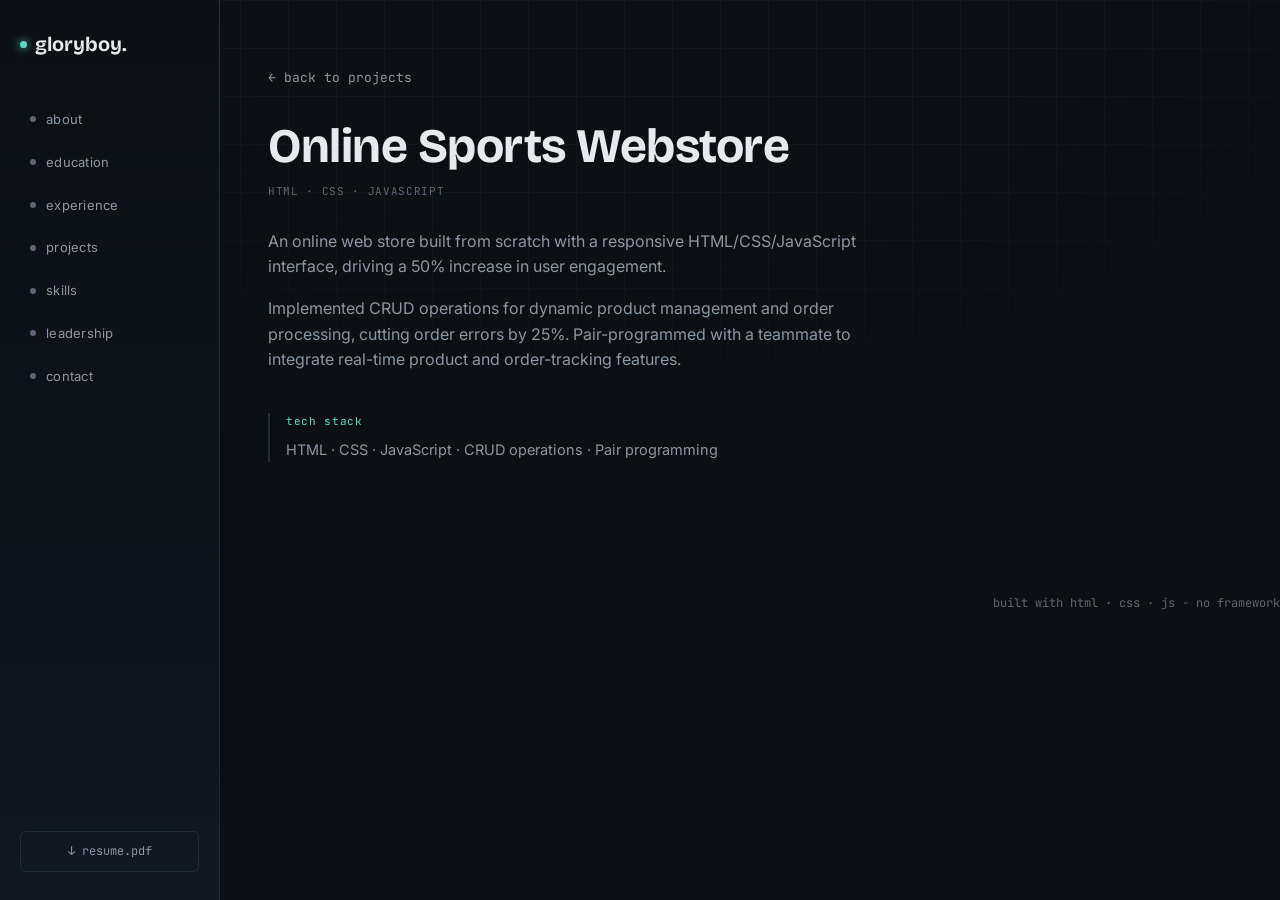
<file: online-sports-webstore.html>
<!DOCTYPE html>
<html lang="en">
<head>
<meta charset="UTF-8">
<meta name="viewport" content="width=device-width, initial-scale=1.0">
<title>Online Sports Webstore - Timi Folayan</title>
<meta name="description" content="Online Sports Webstore - a project by Timi Folayan.">
<link rel="preconnect" href="https://fonts.googleapis.com">
<link rel="preconnect" href="https://fonts.gstatic.com" crossorigin>
<link href="https://fonts.googleapis.com/css2?family=JetBrains+Mono:wght@400;500;600&family=Bricolage+Grotesque:opsz,wght@12..96,400;12..96,500;12..96,600;12..96,700&family=Inter:wght@400;500;600&display=swap" rel="stylesheet">
<link rel="stylesheet" href="styles.css">
</head>
<body>

<!-- decorative circuit-grid background -->
<div class="grid-overlay" aria-hidden="true"></div>

<!-- side nav / instrument panel -->
<nav class="panel" aria-label="Section navigation">
  <a href="index.html" class="panel-brand"><span class="dot dot-live"></span>gloryboy.</a>
  <ul class="panel-list">
    <li><a href="index.html#about" data-section="about"><span class="led"></span><span class="panel-label">about</span></a></li>
    <li><a href="index.html#education" data-section="education"><span class="led"></span><span class="panel-label">education</span></a></li>
    <li><a href="index.html#experience" data-section="experience"><span class="led"></span><span class="panel-label">experience</span></a></li>
    <li><a href="index.html#projects" data-section="projects"><span class="led"></span><span class="panel-label">projects</span></a></li>
    <li><a href="index.html#skills" data-section="skills"><span class="led"></span><span class="panel-label">skills</span></a></li>
    <li><a href="index.html#leadership" data-section="leadership"><span class="led"></span><span class="panel-label">leadership</span></a></li>
    <li><a href="index.html#contact" data-section="contact"><span class="led"></span><span class="panel-label">contact</span></a></li>
  </ul>
  <a class="panel-resume" href="Resume.pdf" target="_blank" rel="noopener" download>↓ resume.pdf</a>
</nav>

<main>

  <section class="detail-section" id="top">
    <a href="index.html#projects" class="mono back-link">← back to projects</a>
    <h1 class="detail-title">Online Sports Webstore</h1>
    <p class="mono card-eyebrow detail-eyebrow">HTML · CSS · JAVASCRIPT</p>
    <div class="about-text">
      <p>An online web store built from scratch with a responsive HTML/CSS/JavaScript interface, driving a 50% increase in user engagement.</p>
      <p>Implemented CRUD operations for dynamic product management and order processing, cutting order errors by 25%. Pair-programmed with a teammate to integrate real-time product and order-tracking features.</p>
    </div>
    <div class="skills-grid detail-stack">
      <div class="skill-group">
        <p class="mono skill-label">tech stack</p>
        <p>HTML · CSS · JavaScript · CRUD operations · Pair programming</p>
      </div>
    </div>
  </section>

</main>

<footer class="footer mono">
  <span id="clock"></span>
  <span>built with html · css · js - no framework</span>
</footer>

<script src="script.js"></script>
</body>
</html>
</file>
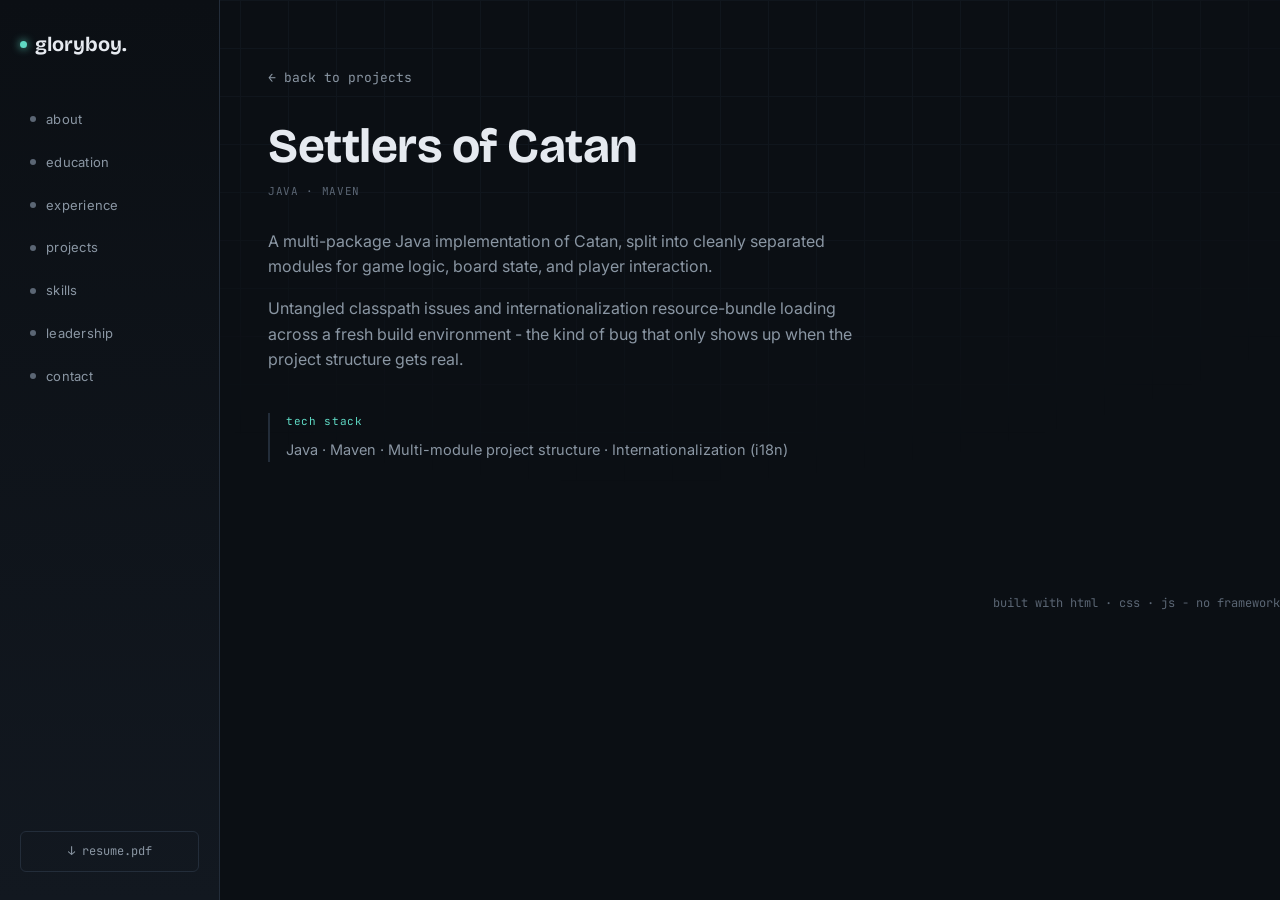
<file: settlers-of-catan.html>
<!DOCTYPE html>
<html lang="en">
<head>
<meta charset="UTF-8">
<meta name="viewport" content="width=device-width, initial-scale=1.0">
<title>Settlers of Catan - Timi Folayan</title>
<meta name="description" content="Settlers of Catan - a project by Timi Folayan.">
<link rel="preconnect" href="https://fonts.googleapis.com">
<link rel="preconnect" href="https://fonts.gstatic.com" crossorigin>
<link href="https://fonts.googleapis.com/css2?family=JetBrains+Mono:wght@400;500;600&family=Bricolage+Grotesque:opsz,wght@12..96,400;12..96,500;12..96,600;12..96,700&family=Inter:wght@400;500;600&display=swap" rel="stylesheet">
<link rel="stylesheet" href="styles.css">
</head>
<body>

<!-- decorative circuit-grid background -->
<div class="grid-overlay" aria-hidden="true"></div>

<!-- side nav / instrument panel -->
<nav class="panel" aria-label="Section navigation">
  <a href="index.html" class="panel-brand"><span class="dot dot-live"></span>gloryboy.</a>
  <ul class="panel-list">
    <li><a href="index.html#about" data-section="about"><span class="led"></span><span class="panel-label">about</span></a></li>
    <li><a href="index.html#education" data-section="education"><span class="led"></span><span class="panel-label">education</span></a></li>
    <li><a href="index.html#experience" data-section="experience"><span class="led"></span><span class="panel-label">experience</span></a></li>
    <li><a href="index.html#projects" data-section="projects"><span class="led"></span><span class="panel-label">projects</span></a></li>
    <li><a href="index.html#skills" data-section="skills"><span class="led"></span><span class="panel-label">skills</span></a></li>
    <li><a href="index.html#leadership" data-section="leadership"><span class="led"></span><span class="panel-label">leadership</span></a></li>
    <li><a href="index.html#contact" data-section="contact"><span class="led"></span><span class="panel-label">contact</span></a></li>
  </ul>
  <a class="panel-resume" href="Resume.pdf" target="_blank" rel="noopener" download>↓ resume.pdf</a>
</nav>

<main>

  <section class="detail-section" id="top">
    <a href="index.html#projects" class="mono back-link">← back to projects</a>
    <h1 class="detail-title">Settlers of Catan</h1>
    <p class="mono card-eyebrow detail-eyebrow">JAVA · MAVEN</p>
    <div class="about-text">
      <p>A multi-package Java implementation of Catan, split into cleanly separated modules for game logic, board state, and player interaction.</p>
      <p>Untangled classpath issues and internationalization resource-bundle loading across a fresh build environment - the kind of bug that only shows up when the project structure gets real.</p>
    </div>
    <div class="skills-grid detail-stack">
      <div class="skill-group">
        <p class="mono skill-label">tech stack</p>
        <p>Java · Maven · Multi-module project structure · Internationalization (i18n)</p>
      </div>
    </div>
  </section>

</main>

<footer class="footer mono">
  <span id="clock"></span>
  <span>built with html · css · js - no framework</span>
</footer>

<script src="script.js"></script>
</body>
</html>
</file>
<file: styles.css>
/* ========================================================
   TOKENS
   ======================================================== */
:root {
  --bg: #0b0f14;
  --surface: #121820;
  --surface-2: #1a222c;
  --border: #232d3a;
  --text: #e6eaf0;
  --text-dim: #8a96a3;
  --text-faint: #5b6674;
  --amber: #f0a857;
  --amber-dim: #f0a85733;
  --teal: #5fd9c4;
  --red: #e2555a;

  --font-display: 'Bricolage Grotesque', sans-serif;
  --font-body: 'Inter', sans-serif;
  --font-mono: 'JetBrains Mono', monospace;

  --panel-w: 220px;
}

* { box-sizing: border-box; margin: 0; padding: 0; }

html { scroll-behavior: smooth; }

@media (prefers-reduced-motion: reduce) {
  html { scroll-behavior: auto; }
  *, *::before, *::after { animation-duration: 0.001ms !important; transition-duration: 0.001ms !important; }
}

body {
  background: var(--bg);
  color: var(--text);
  font-family: var(--font-body);
  line-height: 1.6;
  -webkit-font-smoothing: antialiased;
}

a { color: inherit; text-decoration: none; }
.mono { font-family: var(--font-mono); }

::selection { background: var(--amber-dim); color: var(--text); }

:focus-visible {
  outline: 2px solid var(--amber);
  outline-offset: 3px;
}

/* ========================================================
   BACKGROUND GRID
   ======================================================== */
.grid-overlay {
  position: fixed;
  inset: 0;
  pointer-events: none;
  z-index: 0;
  background-image:
    linear-gradient(var(--border) 1px, transparent 1px),
    linear-gradient(90deg, var(--border) 1px, transparent 1px);
  background-size: 48px 48px;
  opacity: 0.25;
  mask-image: radial-gradient(ellipse 80% 60% at 50% 0%, black 40%, transparent 90%);
}

/* ========================================================
   SIDE PANEL / NAV
   ======================================================== */
.panel {
  position: fixed;
  top: 0;
  left: 0;
  width: var(--panel-w);
  height: 100vh;
  border-right: 1px solid var(--border);
  padding: 28px 20px;
  display: flex;
  flex-direction: column;
  gap: 40px;
  z-index: 10;
  background: linear-gradient(180deg, var(--bg) 0%, var(--surface) 100%);
}

.panel-brand {
  font-family: var(--font-display);
  font-weight: 700;
  font-size: 20px;
  display: flex;
  align-items: center;
  gap: 8px;
}

.dot {
  width: 7px;
  height: 7px;
  border-radius: 50%;
  background: var(--text-faint);
}
.dot-live {
  background: var(--teal);
  box-shadow: 0 0 8px var(--teal);
  animation: pulse 2.4s ease-in-out infinite;
}

@keyframes pulse {
  0%, 100% { opacity: 1; }
  50% { opacity: 0.4; }
}

.panel-list { list-style: none; display: flex; flex-direction: column; gap: 4px; flex: 1; }

.panel-list a {
  display: flex;
  align-items: center;
  gap: 10px;
  padding: 9px 10px;
  border-radius: 6px;
  color: var(--text-dim);
  font-size: 13px;
  letter-spacing: 0.02em;
  transition: color 0.15s ease, background 0.15s ease;
}

.panel-list a:hover { color: var(--text); background: var(--surface-2); }

.led {
  width: 6px;
  height: 6px;
  border-radius: 50%;
  background: var(--text-faint);
  transition: background 0.2s ease, box-shadow 0.2s ease;
  flex-shrink: 0;
}

.panel-list a.active { color: var(--amber); }
.panel-list a.active .led {
  background: var(--amber);
  box-shadow: 0 0 6px var(--amber);
}

.panel-resume {
  font-family: var(--font-mono);
  font-size: 12px;
  color: var(--text-dim);
  border: 1px solid var(--border);
  border-radius: 6px;
  padding: 10px 12px;
  text-align: center;
  transition: border-color 0.15s ease, color 0.15s ease;
}
.panel-resume:hover { border-color: var(--amber); color: var(--amber); }

/* ========================================================
   MAIN LAYOUT
   ======================================================== */
main {
  margin-left: var(--panel-w);
  position: relative;
  z-index: 1;
  max-width: 760px;
  padding: 0 48px;
}

/* ========================================================
   HERO
   ======================================================== */
.hero {
  min-height: 92vh;
  display: flex;
  flex-direction: column;
  justify-content: center;
  padding: 40px 0;
}

.eyebrow {
  color: var(--teal);
  font-size: 13px;
  margin-bottom: 20px;
}
.prompt { color: var(--text-faint); }
.cursor { animation: blink 1s step-start infinite; color: var(--amber); }
@keyframes blink { 50% { opacity: 0; } }

.hero-title {
  font-family: var(--font-display);
  font-weight: 700;
  font-size: clamp(42px, 7vw, 76px);
  line-height: 1.02;
  letter-spacing: -0.02em;
  margin-bottom: 20px;
}
.hero-lastname { color: var(--text-faint); }

.hero-sub {
  max-width: 52ch;
  color: var(--text-dim);
  font-size: 17px;
  margin-bottom: 14px;
}

.hero-role {
  color: var(--amber);
  font-size: 13px;
  margin-bottom: 32px;
}

.hero-cta { display: flex; gap: 14px; margin-bottom: 48px; }

.btn {
  font-family: var(--font-mono);
  font-size: 13px;
  padding: 12px 20px;
  border-radius: 6px;
  border: 1px solid transparent;
  transition: transform 0.15s ease, border-color 0.15s ease, background 0.15s ease;
  display: inline-block;
}
.btn:hover { transform: translateY(-1px); }
.btn-primary { background: var(--amber); color: #16110a; font-weight: 600; }
.btn-primary:hover { background: #f5b877; }
.btn-ghost { border-color: var(--border); color: var(--text); }
.btn-ghost:hover { border-color: var(--amber); color: var(--amber); }

.scope-trace { width: 100%; max-width: 600px; opacity: 0.6; }
.scope-trace svg { width: 100%; height: 60px; }
.scope-trace polyline {
  fill: none;
  stroke: var(--teal);
  stroke-width: 1.5;
  stroke-linejoin: round;
}

/* ========================================================
   SECTIONS
   ======================================================== */
.section { padding: 100px 0; border-top: 1px solid var(--border); }
.section-contact { border-bottom: 1px solid var(--border); }

.section-head {
  font-family: var(--font-display);
  font-weight: 600;
  font-size: 28px;
  margin-bottom: 32px;
  display: flex;
  align-items: baseline;
  gap: 14px;
}
.tag { color: var(--amber); font-size: 14px; }

.about-body { display: flex; gap: 32px; align-items: flex-start; }

.about-photo {
  width: 140px;
  height: 140px;
  object-fit: cover;
  border-radius: 10px;
  border: 1px solid var(--border);
  flex-shrink: 0;
}

.about-text p { color: var(--text-dim); max-width: 62ch; margin-bottom: 16px; }
.about-text p:last-child { margin-bottom: 0; }

/* ========================================================
   TIMELINE (experience)
   ======================================================== */
.timeline { position: relative; padding-left: 44px; }

.timeline-trace {
  position: absolute;
  left: 0;
  top: 6px;
  width: 40px;
  height: calc(100% - 6px);
}
.timeline-trace path {
  fill: none;
  stroke: var(--border);
  stroke-width: 2;
}

.tl-item { position: relative; margin-bottom: 48px; }
.tl-item:last-child { margin-bottom: 0; }

.tl-node {
  position: absolute;
  left: -44px;
  top: 8px;
  width: 9px;
  height: 9px;
  border-radius: 50%;
  background: var(--bg);
  border: 2px solid var(--amber);
  box-shadow: 0 0 0 4px var(--bg);
}

.tl-node-live {
  border-color: var(--teal);
  box-shadow: 0 0 0 4px var(--bg), 0 0 8px var(--teal);
  animation: pulse 2.4s ease-in-out infinite;
}

.dot-inline { display: inline-block; vertical-align: middle; margin-right: 6px; }

.tl-date { color: var(--teal); font-size: 12px; margin-bottom: 6px; }
.tl-card h3 { font-family: var(--font-display); font-size: 19px; font-weight: 600; margin-bottom: 2px; }
.tl-org { color: var(--text-faint); font-size: 13px; margin-bottom: 10px; }
.tl-card p:last-child { color: var(--text-dim); font-size: 15px; max-width: 58ch; }

/* ========================================================
   PROJECT CARDS
   ======================================================== */
.card-grid { display: grid; gap: 20px; }

.card {
  position: relative;
  background: var(--surface);
  border: 1px solid var(--border);
  border-radius: 8px;
  padding: 28px;
  transition: border-color 0.2s ease, transform 0.2s ease;
}
.card:hover { border-color: var(--border); transform: translateY(-2px); }

.card-corner {
  position: absolute;
  width: 14px;
  height: 14px;
  border-color: var(--amber);
  opacity: 0;
  transition: opacity 0.2s ease;
}
.card:hover .card-corner { opacity: 1; }
.card-corner.tl { top: -1px; left: -1px; border-top: 2px solid; border-left: 2px solid; }
.card-corner.tr { top: -1px; right: -1px; border-top: 2px solid; border-right: 2px solid; }
.card-corner.bl { bottom: -1px; left: -1px; border-bottom: 2px solid; border-left: 2px solid; }
.card-corner.br { bottom: -1px; right: -1px; border-bottom: 2px solid; border-right: 2px solid; }

.card-eyebrow { color: var(--text-faint); font-size: 11px; letter-spacing: 0.06em; margin-bottom: 12px; display: flex; align-items: center; gap: 7px; }
.card h3 { font-family: var(--font-display); font-size: 20px; font-weight: 600; margin-bottom: 10px; }
.card p:not(.card-eyebrow) { color: var(--text-dim); font-size: 14.5px; margin-bottom: 16px; }
.card-links a { font-size: 12px; color: var(--amber); }
.card-links a:hover { color: #f5b877; }

.card-live { border-color: var(--amber-dim); }

/* ========================================================
   PROJECT DETAIL PAGE
   ======================================================== */
.detail-section { padding: 64px 0 100px; }

.back-link { display: inline-flex; align-items: center; gap: 6px; color: var(--text-dim); font-size: 13px; margin-bottom: 32px; }
.back-link:hover { color: var(--amber); }

.detail-title { font-family: var(--font-display); font-weight: 700; font-size: clamp(32px, 5vw, 48px); line-height: 1.05; letter-spacing: -0.01em; margin-bottom: 12px; }

.detail-eyebrow { margin-bottom: 28px; }

.detail-stack { margin-top: 40px; }

/* ========================================================
   SKILLS
   ======================================================== */
.skills-grid {
  display: grid;
  grid-template-columns: repeat(auto-fit, minmax(220px, 1fr));
  gap: 24px;
}
.skill-group { border-left: 2px solid var(--border); padding-left: 16px; }
.skill-label { color: var(--teal); font-size: 11px; letter-spacing: 0.06em; margin-bottom: 8px; }
.skill-group p:last-child { color: var(--text-dim); font-size: 14.5px; }

/* ========================================================
   CONTACT
   ======================================================== */
.contact-lead { color: var(--text-dim); max-width: 54ch; margin-bottom: 28px; font-size: 16px; }
.contact-links { display: flex; flex-wrap: wrap; gap: 14px; }

/* ========================================================
   FOOTER
   ======================================================== */
.footer {
  display: flex;
  justify-content: space-between;
  padding: 32px 0 60px;
  color: var(--text-faint);
  font-size: 12px;
}

/* ========================================================
   RESPONSIVE
   ======================================================== */
@media (max-width: 860px) {
  :root { --panel-w: 0px; }

  .panel {
    position: fixed;
    top: 0; left: 0; right: 0;
    width: 100%;
    height: auto;
    flex-direction: row;
    align-items: center;
    justify-content: space-between;
    padding: 14px 20px;
    border-right: none;
    border-bottom: 1px solid var(--border);
    gap: 0;
  }
  .panel-list { flex-direction: row; gap: 2px; flex: none; }
  .panel-list .panel-label { display: none; }
  .panel-list a { padding: 8px; }
  .panel-resume { display: none; }

  main { margin-left: 0; padding: 0 24px; }
  .hero { min-height: auto; padding-top: 100px; }
  .section { padding: 64px 0; }
  .timeline { padding-left: 32px; }
  .tl-node { left: -32px; }
  .about-body { flex-direction: column; }
  .about-photo { width: 120px; height: 120px; }
}
</file>
